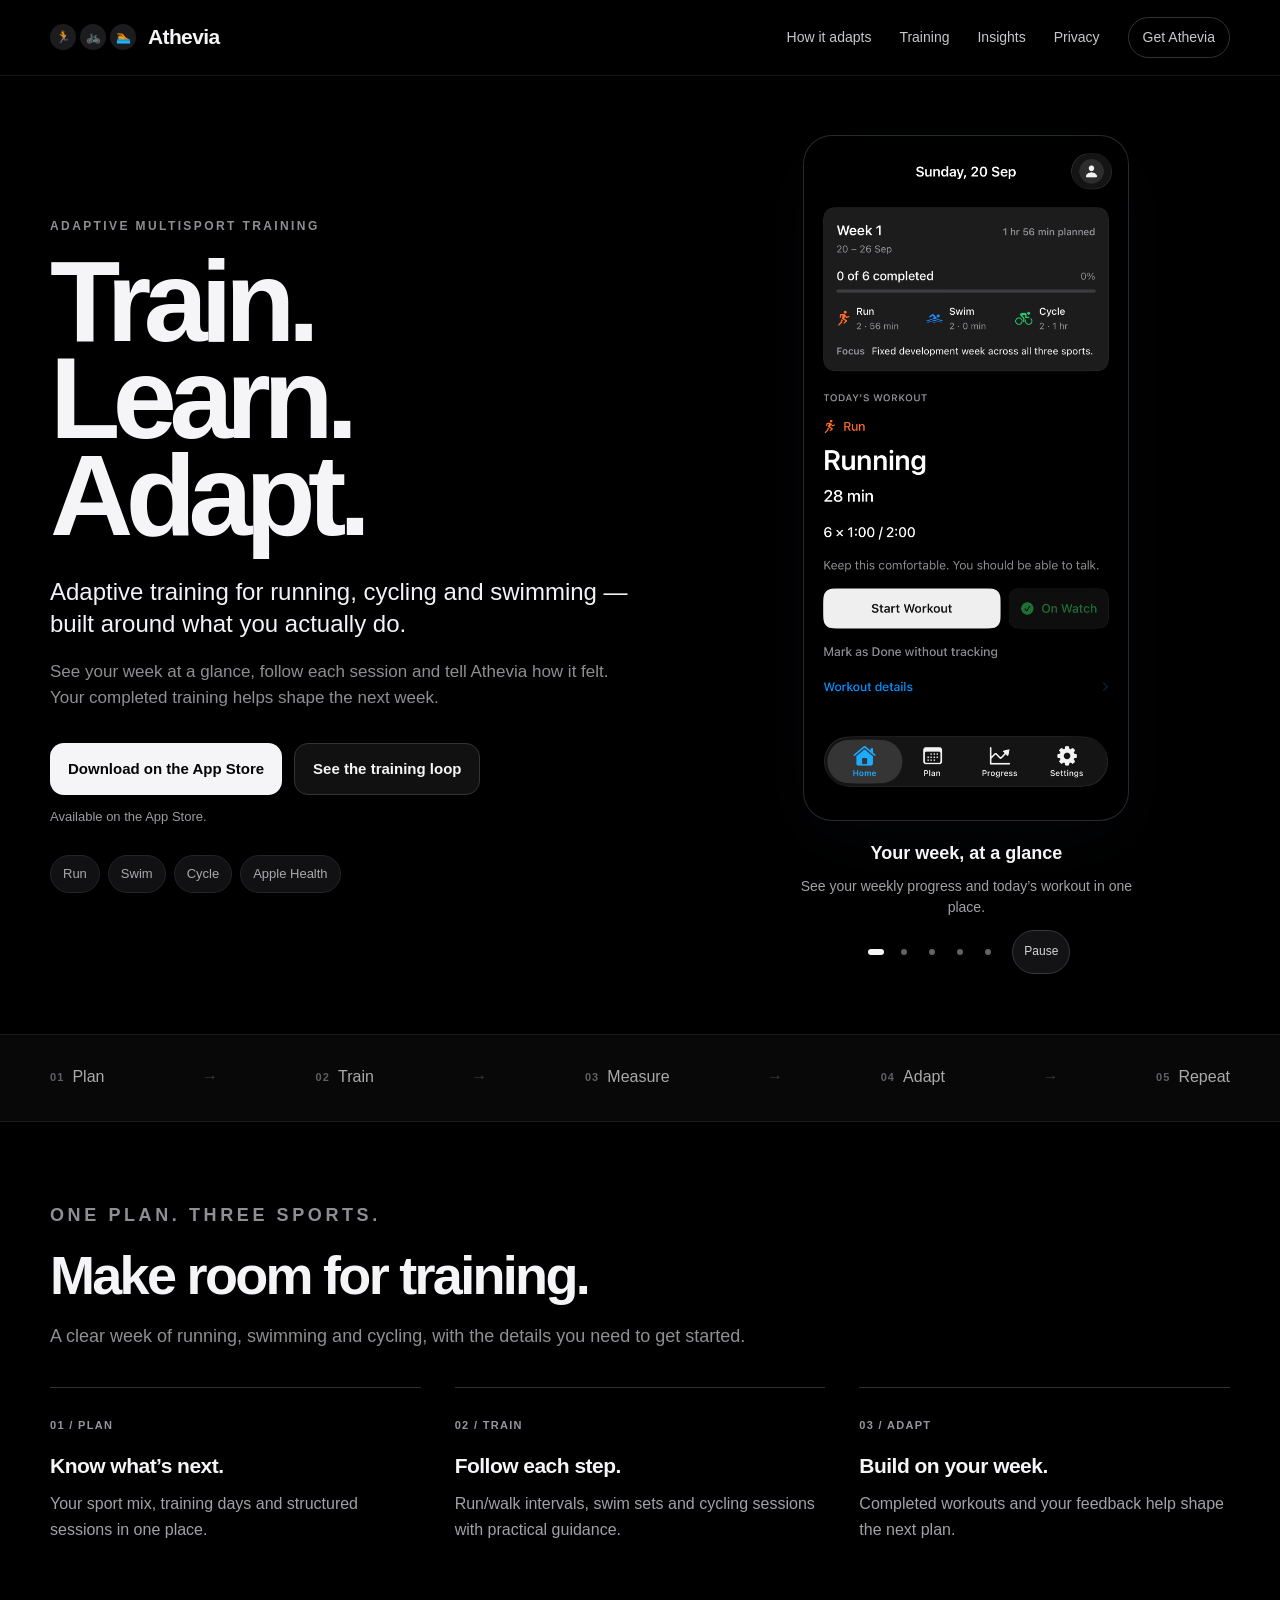
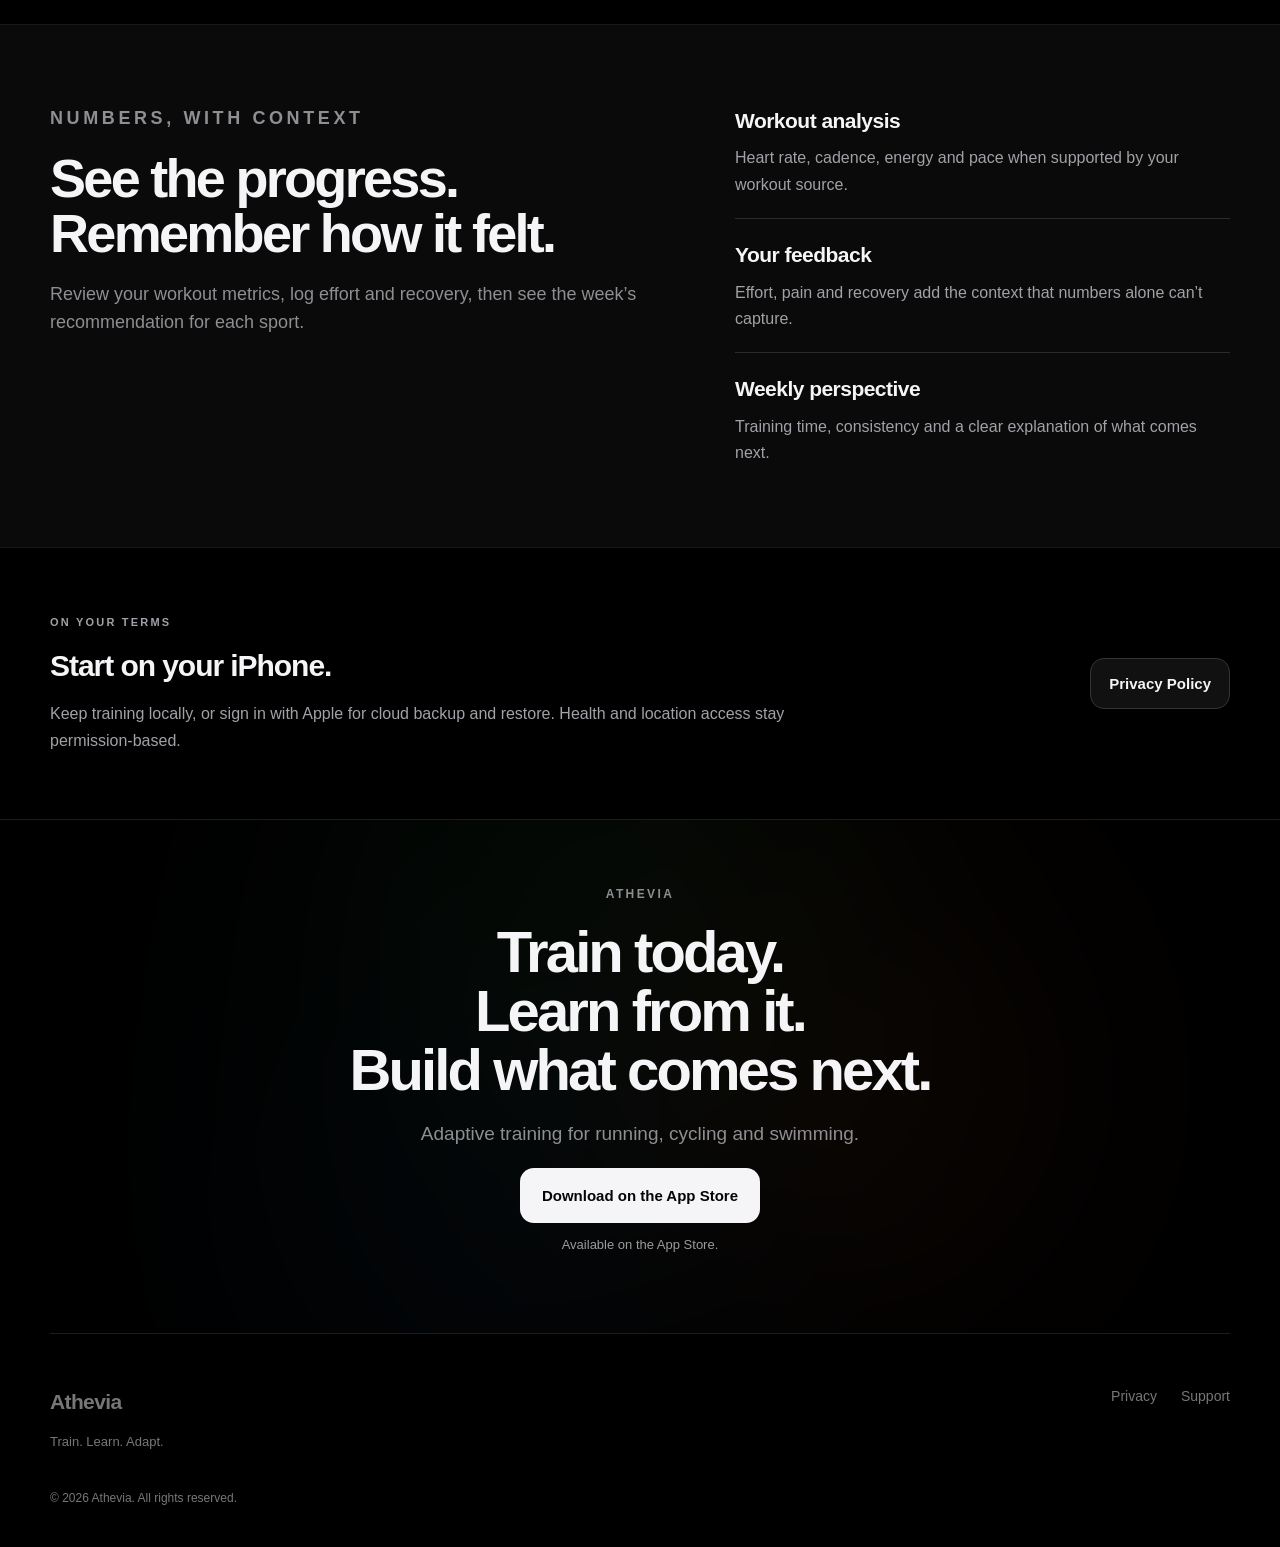
<file: index.html>
<!doctype html>
<html lang="en">
<head>
  <meta charset="utf-8">
  <meta name="viewport" content="width=device-width,initial-scale=1">
  <meta name="theme-color" content="#000000">
  <meta name="description" content="Athevia brings run, swim and cycle plans, workout analysis, effort and recovery feedback, and weekly progress together on iPhone.">
  <meta property="og:title" content="Athevia — Train. Learn. Adapt.">
  <meta property="og:description" content="Plan your week, follow structured workouts, log how they felt and review your progress across running, swimming and cycling.">
  <meta property="og:type" content="website">
  <title>Athevia — Adaptive Run, Swim &amp; Cycle Training</title>
  <link rel="icon" href="assets/favicon.svg" type="image/svg+xml">
  <link rel="stylesheet" href="assets/styles.css?v=20260920-autoplay">
</head>
<body>
<header class="site-header">
  <a class="brand" href="#top" aria-label="Athevia home">
    <span class="sport-mark" aria-hidden="true"><i>🏃</i><i>🚲</i><i>🏊</i></span>
    <span>Athevia</span>
  </a>
  <nav id="primary-navigation" aria-label="Primary">
    <a href="#loop">How it adapts</a>
    <a href="#training">Training</a>
    <a href="#insights">Insights</a>
    <a href="privacy/">Privacy</a>
    <a class="nav-cta js-download-link" data-live-label="Get Athevia" href="#download">Coming soon</a>
  </nav>
  <button class="menu-button" aria-label="Open navigation" aria-expanded="false" aria-controls="primary-navigation">☰</button>
</header>

<main id="top">
  <section class="hero shell">
    <div class="hero-copy reveal">
      <p class="eyebrow">ADAPTIVE MULTISPORT TRAINING</p>
      <h1>Train.<br>Learn.<br>Adapt.</h1>
      <p class="lead">Adaptive training for running, cycling and swimming — built around what you actually do.</p>
      <p class="supporting">See your week at a glance, follow each session and tell Athevia how it felt. Your completed training helps shape the next week.</p>
      <div class="actions">
        <a class="button primary js-download-link" data-live-label="Download on the App Store" href="#download">App Store release coming soon</a>
        <a class="button secondary" href="#loop">See the training loop</a>
      </div>
      <p class="store-note js-store-note">App Store release coming soon.</p>
      <div class="hero-chips"><span>Run</span><span>Swim</span><span>Cycle</span><span>Apple Health</span></div>
    </div>
    <section class="app-carousel" aria-label="Explore Athevia" aria-roledescription="carousel" tabindex="0">
      <div class="carousel-slides" id="app-slides">
        <figure class="carousel-slide" role="group" aria-roledescription="slide" aria-label="1 of 5: Your week, at a glance">
          <div class="screenshot-frame">
            <div class="screenshot-crop" style="--crop-top:-5.63204005%">
              <img src="assets/screenshots/home-start.png" width="1170" height="2532" alt="Weekly completion and today’s running workout" fetchpriority="high" decoding="async" draggable="false">
            </div>
          </div>
          <figcaption><b>Your week, at a glance</b><span>See your weekly progress and today’s workout in one place.</span></figcaption>
        </figure>
        <figure class="carousel-slide" role="group" aria-roledescription="slide" aria-label="2 of 5: Every session, clearly planned" hidden>
          <div class="screenshot-frame">
            <div class="screenshot-crop" style="--crop-top:-5.63204005%">
              <img src="assets/screenshots/swim-plan.png" width="1170" height="2532" alt="Swimming workout with warm-up, main sets and rest guidance" loading="lazy" decoding="async" draggable="false">
            </div>
          </div>
          <figcaption><b>Every session, clearly planned</b><span>Follow warm-ups, sets, rest periods and technique guidance.</span></figcaption>
        </figure>
        <figure class="carousel-slide" role="group" aria-roledescription="slide" aria-label="3 of 5: Look inside your workout" hidden>
          <div class="screenshot-frame">
            <div class="screenshot-crop" style="--crop-top:-5.63204005%">
              <img src="assets/screenshots/workout-analysis.png" width="1170" height="2532" alt="Completed run with heart rate, cadence, energy and pace charts" loading="lazy" decoding="async" draggable="false">
            </div>
          </div>
          <figcaption><b>Look inside your workout</b><span>Explore heart rate, cadence, energy and pace when available.</span></figcaption>
        </figure>
        <figure class="carousel-slide" role="group" aria-roledescription="slide" aria-label="4 of 5: See your progress" hidden>
          <div class="screenshot-frame">
            <div class="screenshot-crop" style="--crop-top:-5.63204005%">
              <img src="assets/screenshots/progress.png" width="1170" height="2532" alt="Four-week training totals, sport progress and a training trend chart" loading="lazy" decoding="async" draggable="false">
            </div>
          </div>
          <figcaption><b>See your progress</b><span>Review training time, consistency and progress across sports.</span></figcaption>
        </figure>
        <figure class="carousel-slide" role="group" aria-roledescription="slide" aria-label="5 of 5: Understand your next week" hidden>
          <div class="screenshot-frame">
            <div class="screenshot-crop" style="--crop-top:-5.63204005%">
              <img src="assets/screenshots/week-analysis.png" width="1170" height="2532" alt="Weekly analysis with completed sessions, effort and plan recommendations" loading="lazy" decoding="async" draggable="false">
            </div>
          </div>
          <figcaption><b>Understand your next week</b><span>Review each sport and the reasoning behind your plan.</span></figcaption>
        </figure>
      </div>
      <div class="carousel-controls" hidden>
        <div class="carousel-dots" role="group" aria-label="Choose a screenshot">
          <button type="button" class="carousel-dot" data-carousel-index="0" aria-label="Show your week, at a glance" aria-current="true"><span></span></button>
          <button type="button" class="carousel-dot" data-carousel-index="1" aria-label="Show every session, clearly planned" aria-current="false"><span></span></button>
          <button type="button" class="carousel-dot" data-carousel-index="2" aria-label="Show look inside your workout" aria-current="false"><span></span></button>
          <button type="button" class="carousel-dot" data-carousel-index="3" aria-label="Show see your progress" aria-current="false"><span></span></button>
          <button type="button" class="carousel-dot" data-carousel-index="4" aria-label="Show understand your next week" aria-current="false"><span></span></button>
        </div>
        <button class="carousel-playback" type="button" data-carousel-playback aria-label="Pause slideshow">Pause</button>
      </div>
      <p class="sr-only" data-carousel-status aria-live="polite" aria-atomic="true"></p>
    </section>
  </section>

  <section class="loop-strip" id="loop">
    <div class="shell loop-inner">
      <span><b>01</b> Plan</span><i>→</i><span><b>02</b> Train</span><i>→</i><span><b>03</b> Measure</span><i>→</i><span><b>04</b> Adapt</span><i>→</i><span><b>05</b> Repeat</span>
    </div>
  </section>


  <section class="shell section concise-section" id="training">
    <div class="section-heading">
      <p class="eyebrow">ONE PLAN. THREE SPORTS.</p>
      <h2>Make room for training.</h2>
      <p>A clear week of running, swimming and cycling, with the details you need to get started.</p>
    </div>
    <div class="benefit-grid">
      <article><span class="benefit-number">01 / PLAN</span><h3>Know what’s next.</h3><p>Your sport mix, training days and structured sessions in one place.</p></article>
      <article><span class="benefit-number">02 / TRAIN</span><h3>Follow each step.</h3><p>Run/walk intervals, swim sets and cycling sessions with practical guidance.</p></article>
      <article><span class="benefit-number">03 / ADAPT</span><h3>Build on your week.</h3><p>Completed workouts and your feedback help shape the next plan.</p></article>
    </div>
  </section>

  <section class="band" id="insights">
    <div class="shell section concise-section insight-copy">
      <div class="section-heading">
        <p class="eyebrow">NUMBERS, WITH CONTEXT</p>
        <h2>See the progress.<br>Remember how it felt.</h2>
        <p>Review your workout metrics, log effort and recovery, then see the week’s recommendation for each sport.</p>
      </div>
      <div class="insight-details">
        <article><h3>Workout analysis</h3><p>Heart rate, cadence, energy and pace when supported by your workout source.</p></article>
        <article><h3>Your feedback</h3><p>Effort, pain and recovery add the context that numbers alone can’t capture.</p></article>
        <article><h3>Weekly perspective</h3><p>Training time, consistency and a clear explanation of what comes next.</p></article>
      </div>
    </div>
  </section>

  <section class="shell compact-privacy">
    <div><p class="eyebrow">ON YOUR TERMS</p><h2>Start on your iPhone.</h2><p>Keep training locally, or sign in with Apple for cloud backup and restore. Health and location access stay permission-based.</p></div>
    <a class="button secondary" href="privacy/">Privacy Policy</a>
  </section>

  <section class="cta" id="download">
    <div class="cta-glow"></div>
    <div class="cta-inner reveal">
      <p class="eyebrow">ATHEVIA</p>
      <h2>Train today.<br>Learn from it.<br>Build what comes next.</h2>
      <p>Adaptive training for running, cycling and swimming.</p>
      <a class="button primary large js-download-link" data-live-label="Download on the App Store" href="support/">Visit support</a>
      <p class="store-note js-store-note">App Store release coming soon.</p>
    </div>
  </section>
</main>

<footer class="site-footer shell">
  <div><a class="brand" href="#top"><span>Athevia</span></a><p>Train. Learn. Adapt.</p></div>
  <div class="footer-links"><a href="privacy/">Privacy</a><a href="support/">Support</a></div>
  <small>© <span id="year"></span> Athevia. All rights reserved.</small>
</footer>
<script src="assets/site.js?v=20261001-appstore"></script>
</body>
</html>
</file>
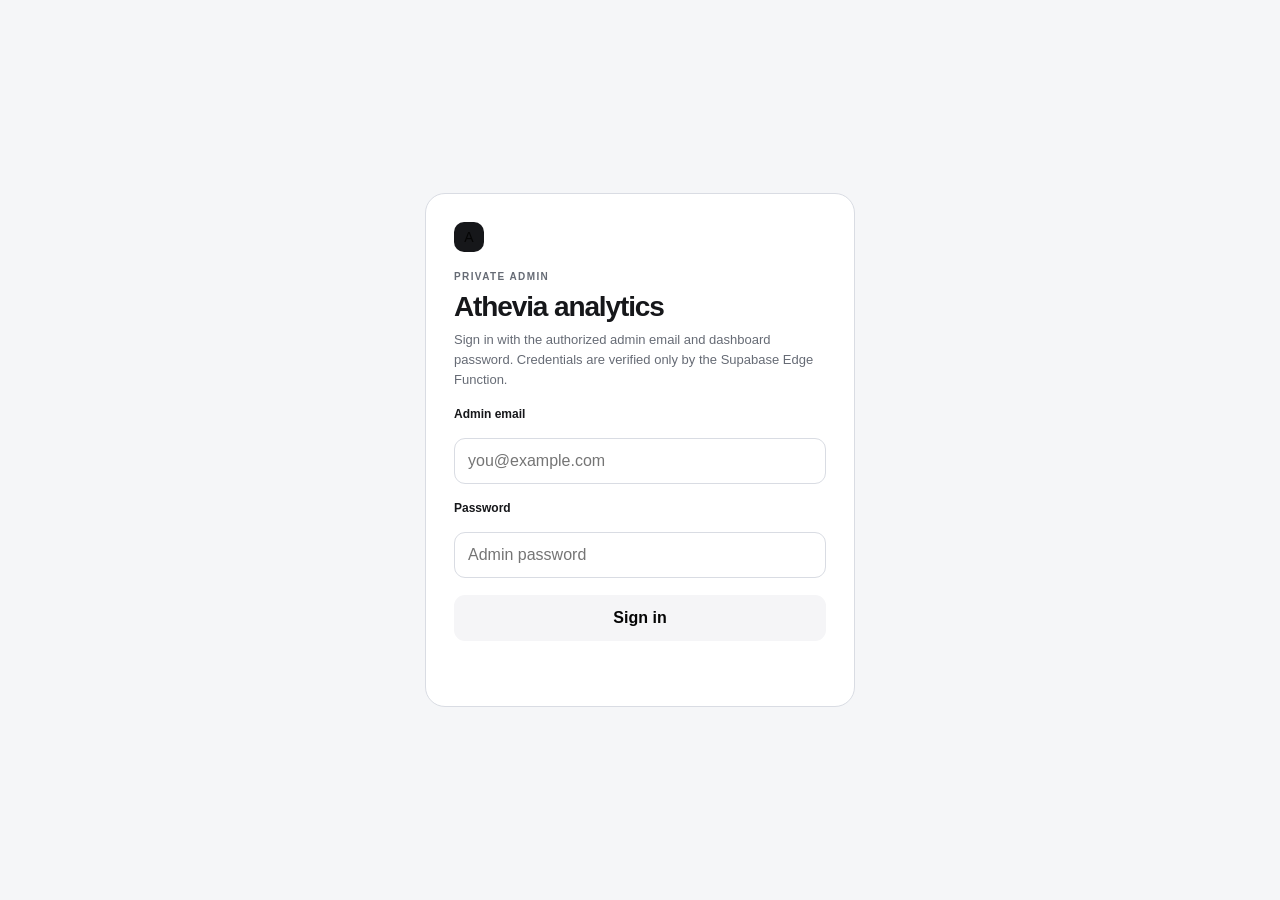
<file: dashboard/index.html>
<!doctype html>
<html lang="en">
<head>
  <meta charset="utf-8">
  <meta name="viewport" content="width=device-width,initial-scale=1">
  <meta name="theme-color" content="#070708">
  <meta name="robots" content="noindex,nofollow">
  <meta name="description" content="Internal Athevia product analytics dashboard.">
  <title>Athevia Analytics</title>
  <link rel="icon" href="../assets/favicon.svg" type="image/svg+xml">
  <link rel="stylesheet" href="../assets/dashboard.css?v=20261012-split-theme">
</head>
<body class="dashboard-body">
<section class="auth-gate" id="auth-gate">
  <form class="auth-card" id="admin-signin-form">
    <span class="dashboard-brand-mark">A</span>
    <div>
      <p class="eyebrow">PRIVATE ADMIN</p>
      <h1>Athevia analytics</h1>
      <p>Sign in with the authorized admin email and dashboard password. Credentials are verified only by the Supabase Edge Function.</p>
    </div>
    <label for="admin-email">Admin email</label>
    <input id="admin-email" name="email" type="email" autocomplete="username" required placeholder="you@example.com">
    <label for="admin-password">Password</label>
    <input id="admin-password" name="password" type="password" autocomplete="current-password" required placeholder="Admin password">
    <button type="submit" class="auth-primary" id="admin-signin-button">Sign in</button>
    <p class="auth-status" id="auth-status" aria-live="polite"></p>
  </form>
</section>

<div class="dashboard-shell" data-dashboard-root hidden>
  <aside class="dashboard-sidebar">
    <a class="dashboard-brand" href="../" aria-label="Athevia website">
      <span class="dashboard-brand-mark">A</span>
      <span>Athevia<small>Product analytics</small></span>
    </a>

    <nav class="dashboard-nav" aria-label="Analytics sections">
      <button type="button" data-nav="overview" aria-current="page"><span class="nav-icon">⌁</span>Overview</button>
      <button type="button" data-nav="users" aria-current="false"><span class="nav-icon">◎</span>Users</button>
      <button type="button" data-nav="journey" aria-current="false"><span class="nav-icon">↗</span>Training journey</button>
      <button type="button" data-nav="plans" aria-current="false"><span class="nav-icon">◇</span>Plan intelligence</button>
      <button type="button" data-nav="operations" aria-current="false"><span class="nav-icon">⌚</span>Watch &amp; imports</button>
      <button type="button" data-nav="events" aria-current="false"><span class="nav-icon">≡</span>Event stream</button>
      <button type="button" data-nav="setup" aria-current="false"><span class="nav-icon">⚙</span>Data connection</button>
    </nav>

    <div class="dashboard-sidebar-footer">
      <div class="status-pill"><span class="status-dot"></span><span data-source-label>Demo data</span></div>
      <p>Private admin surface. Real analytics must be served only after authenticated access is added.</p>
    </div>
  </aside>

  <main class="dashboard-main">
    <header class="dashboard-topbar">
      <div class="dashboard-title">
        <h1 id="view-title">Product overview</h1>
        <p id="view-subtitle">Monitor engagement, activation and recent product activity.</p>
      </div>
      <div class="dashboard-actions">
        <select class="dashboard-select" id="environment-select" aria-label="Environment">
          <option value="production">Production</option>
          <option value="testflight">TestFlight</option>
          <option value="development">Development</option>
        </select>
        <select class="dashboard-select" id="range-select" aria-label="Date range">
          <option value="24h">Last 24 hours</option>
          <option value="7d" selected>Last 7 days</option>
          <option value="30d">Last 30 days</option>
          <option value="90d">Last 90 days</option>
        </select>
        <button class="dashboard-select theme-toggle" type="button" id="theme-toggle" aria-label="Switch color theme">☀ Light</button>
        <button class="dashboard-select" type="button" id="refresh-dashboard">Refresh</button>
        <button class="dashboard-select" type="button" id="dashboard-signout">Sign out</button>
      </div>
    </header>

    <div class="demo-banner" id="demo-banner" hidden>
      <span data-demo-message></span>
      <span>Secure Supabase analytics</span>
    </div>

    <section class="dashboard-view" data-view="overview">
      <div class="metric-grid" id="metric-grid"></div>

      <div class="dashboard-grid">
        <article class="dashboard-panel">
          <div class="panel-head">
            <div><h2>Active users</h2><p>Daily product activity across the selected period.</p></div>
            <span class="tiny-pill">14-day trend</span>
          </div>
          <div class="chart-wrap" id="activity-chart"></div>
        </article>

        <article class="dashboard-panel">
          <div class="panel-head">
            <div><h2>Onboarding activation</h2><p>Users progressing from setup to first workout.</p></div>
          </div>
          <div class="funnel" id="onboarding-funnel"></div>
        </article>
      </div>

      <div class="dashboard-grid">
        <article class="dashboard-panel">
          <div class="panel-head">
            <div><h2>Recent product activity</h2><p>High-signal actions from the event stream.</p></div>
          </div>
          <div class="activity-list" id="recent-activity"></div>
        </article>

        <article class="dashboard-panel">
          <div class="panel-head">
            <div><h2>Workout mix</h2><p>Completed workouts by sport.</p></div>
          </div>
          <div class="breakdown" id="sport-breakdown"></div>
          <div class="legend-row" style="margin-top:20px">
            <span><i class="legend-dot" style="background:#F7B538"></i>Run</span>
            <span><i class="legend-dot" style="background:#29C76B"></i>Cycle</span>
            <span><i class="legend-dot" style="background:#218CFF"></i>Swim</span>
          </div>
        </article>
      </div>
    </section>

    <section class="dashboard-view" data-view="users" hidden>
      <div class="section-intro">
        <h2>Athlete plans & completion</h2>
        <p>Select any athlete to inspect their current and historical weekly plans, prescribed workouts and completion state.</p>
      </div>
      <div class="table-wrap">
        <table class="dashboard-table">
          <thead><tr><th>User</th><th>Last seen</th><th>Sessions</th><th>Completed</th><th>Plan weeks</th><th>Plan completion</th><th>Status</th></tr></thead>
          <tbody id="users-table-body"></tbody>
        </table>
      </div>
    </section>

    <section class="dashboard-view" data-view="journey" hidden>
      <div class="section-intro">
        <h2>Training journey funnel</h2>
        <p>Measure whether generated training turns into completed weeks instead of only app opens.</p>
      </div>
      <div class="table-wrap">
        <table class="dashboard-table">
          <thead><tr><th>Stage</th><th>Users</th><th>Relative volume</th><th>Conversion</th></tr></thead>
          <tbody id="journey-table-body"></tbody>
        </table>
      </div>
    </section>

    <section class="dashboard-view" data-view="plans" hidden>
      <div class="two-column">
        <article class="dashboard-panel">
          <div class="panel-head">
            <div><h2>Why plans change</h2><p>Profile and schedule changes that rebuilt future training.</p></div>
          </div>
          <div id="plan-change-list"></div>
        </article>
        <article class="dashboard-panel">
          <div class="panel-head">
            <div><h2>Plan observability</h2><p>Recommended semantic events for the deterministic engine.</p></div>
          </div>
          <div class="activity-list">
            <div class="activity-item"><div class="activity-icon">1</div><div class="activity-copy"><b>profile_updated</b><span>What athlete-facing configuration changed.</span></div></div>
            <div class="activity-item"><div class="activity-icon">2</div><div class="activity-copy"><b>plan_regenerated</b><span>Why the engine rebuilt the unresolved future plan.</span></div></div>
            <div class="activity-item"><div class="activity-icon">3</div><div class="activity-copy"><b>workout_prescription_changed</b><span>Which planned workouts materially changed.</span></div></div>
            <div class="activity-item"><div class="activity-icon">4</div><div class="activity-copy"><b>plan_update_explanation_viewed</b><span>Whether the athlete noticed the explanation.</span></div></div>
          </div>
        </article>
      </div>
    </section>

    <section class="dashboard-view" data-view="operations" hidden>
      <div class="two-column">
        <article class="dashboard-panel">
          <div class="panel-head">
            <div><h2>Apple Watch funnel</h2><p>From scheduling request through sync and plan matching.</p></div>
          </div>
          <div class="funnel" id="watch-funnel"></div>
        </article>
        <article class="dashboard-panel">
          <div class="panel-head">
            <div><h2>HealthKit import funnel</h2><p>Import discovery, persistence and plan matching.</p></div>
          </div>
          <div class="funnel" id="import-funnel"></div>
        </article>
      </div>
    </section>

    <section class="dashboard-view" data-view="events" hidden>
      <div class="section-intro">
        <h2>Semantic event stream</h2>
        <p>Designed for debugging product behavior without copying health data into analytics.</p>
      </div>
      <div class="filter-row">
        <div id="event-filters">
          <button class="filter-button" type="button" data-event-filter="all" aria-pressed="true">All</button>
          <button class="filter-button" type="button" data-event-filter="success" aria-pressed="false">Success</button>
          <button class="filter-button" type="button" data-event-filter="fail" aria-pressed="false">Failures</button>
          <button class="filter-button" type="button" data-event-filter="info" aria-pressed="false">State changes</button>
        </div>
        <input class="dashboard-search" id="event-search" type="search" placeholder="Search event, user or context" aria-label="Search events">
      </div>
      <div class="table-wrap">
        <table class="dashboard-table">
          <thead><tr><th>Time</th><th>Event</th><th>User</th><th>Context</th><th>Outcome</th></tr></thead>
          <tbody id="events-table-body"></tbody>
        </table>
      </div>
    </section>

    <section class="dashboard-view" data-view="setup" hidden>
      <div class="section-intro">
        <h2>Live analytics connection</h2>
        <p>This dashboard uses a server-verified admin password and a short-lived opaque Edge Function session. Normal athlete authentication is separate.</p>
      </div>
      <div class="two-column">
        <article class="dashboard-panel provider-card">
          <div>
            <h2 style="margin:0 0 6px;font-size:15px">Dashboard data provider</h2>
            <p class="muted" style="margin:0">The UI expects one provider method and does not depend on PostHog.</p>
          </div>
          <span class="badge success">Connected</span>
          <code>Admin login Edge Function → opaque admin session → analytics-dashboard → private analytics/read models</code>
        </article>
        <article class="dashboard-panel">
          <div class="panel-head">
            <div><h2>Backend requirements</h2><p>Do these before production data is exposed.</p></div>
          </div>
          <div class="activity-list">
            <div class="activity-item"><div class="activity-icon">✓</div><div class="activity-copy"><b>Authenticated admin session</b><span>The Edge Function verifies the admin password and issues a short-lived opaque session token.</span></div></div>
            <div class="activity-item"><div class="activity-icon">✓</div><div class="activity-copy"><b>Explicit admin allowlist</b><span>Normal athlete accounts receive no dashboard access.</span></div></div>
            <div class="activity-item"><div class="activity-icon">✓</div><div class="activity-copy"><b>Private semantic event stream</b><span>App events are ingested server-side with the user derived from the verified JWT.</span></div></div>
            <div class="activity-item"><div class="activity-icon">✓</div><div class="activity-copy"><b>Training plan drill-down</b><span>Latest cloud backups provide plans, steps, status and recorded completion without exposing GPS routes.</span></div></div>
          </div>
        </article>
      </div>
    </section>
  </main>
  <section class="user-drawer" id="user-detail" hidden aria-label="Athlete training plan">
    <div class="user-drawer-head">
      <div>
        <p class="eyebrow">ATHLETE DETAIL</p>
        <h2 id="user-detail-title">Training plan</h2>
        <p id="user-detail-subtitle"></p>
      </div>
      <button type="button" class="drawer-close" id="user-detail-close" aria-label="Back to users">← Back to users</button>
    </div>
    <div id="user-detail-content"></div>
  </section>
</div>
<script src="../assets/dashboard-provider.js?v=20261012-split-theme"></script>
<script src="../assets/dashboard.js?v=20261012-athlete-render-fix"></script>
</body>
</html>
</file>
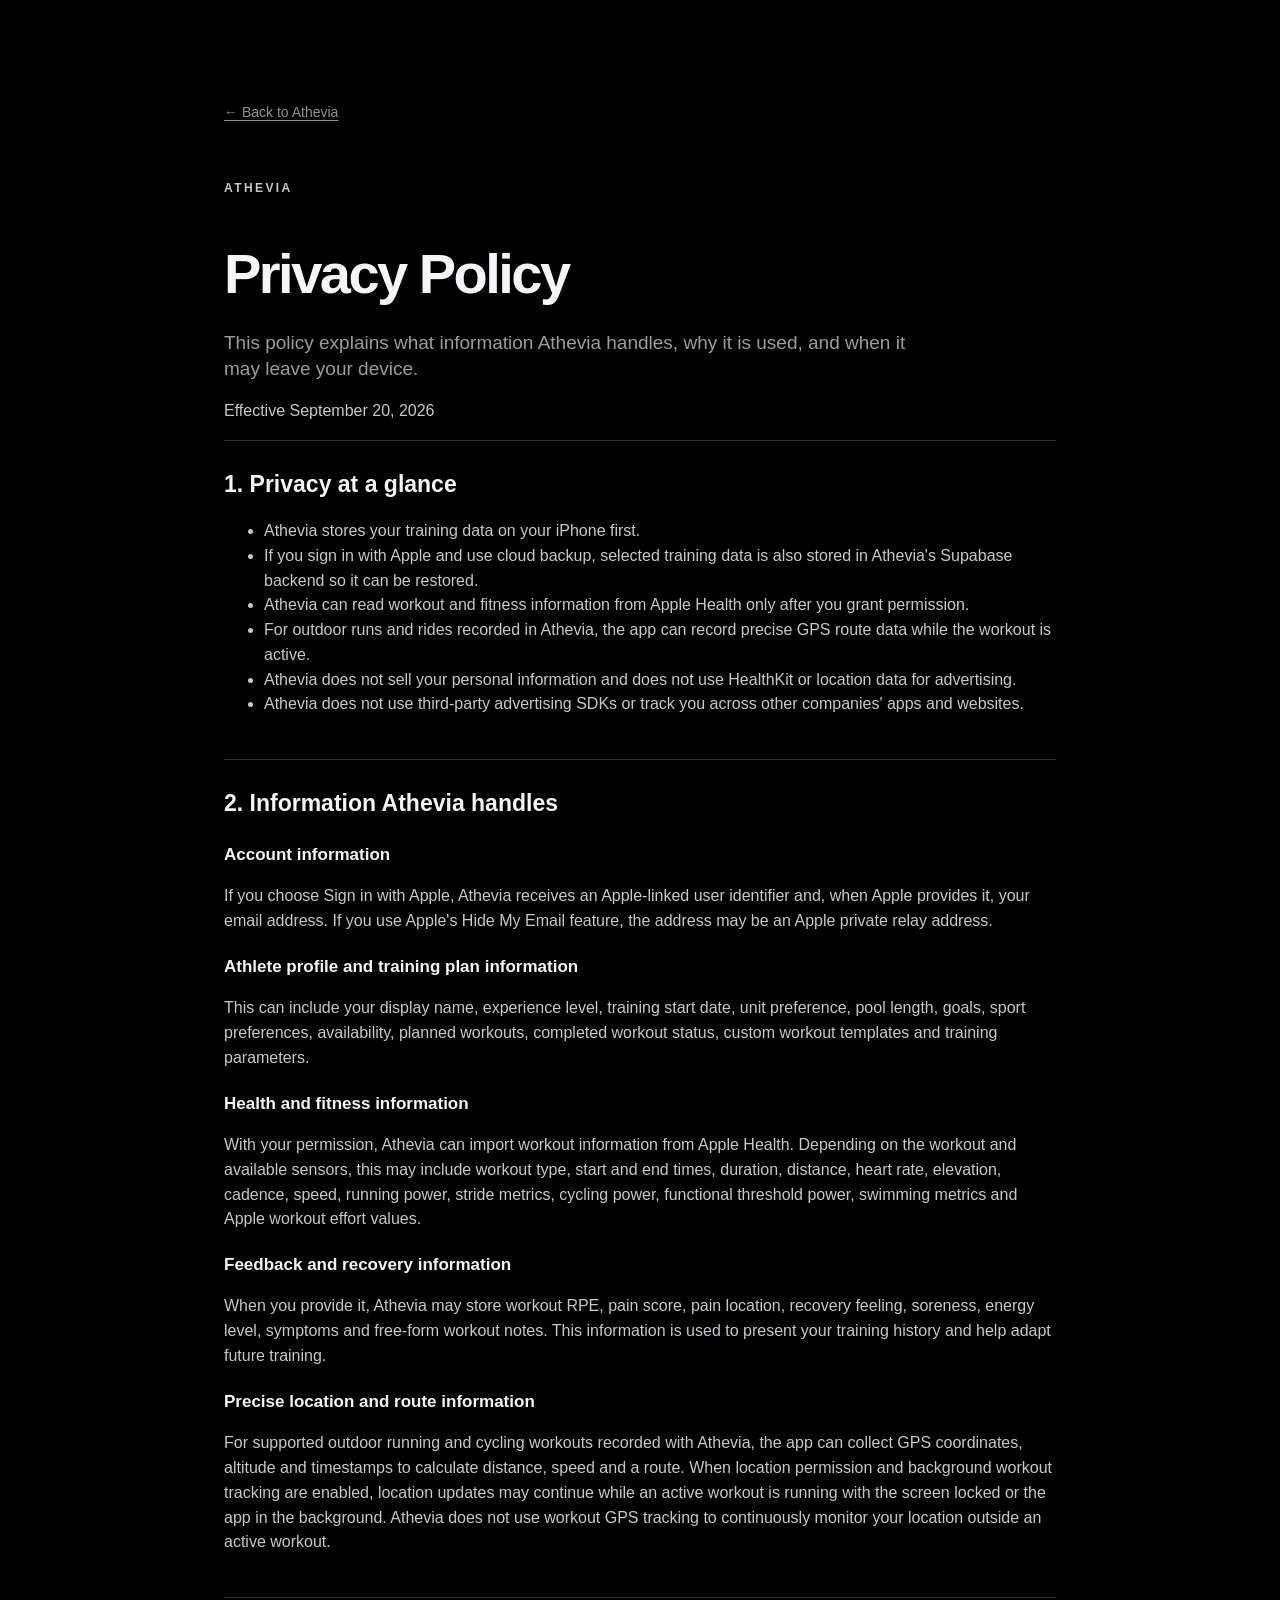
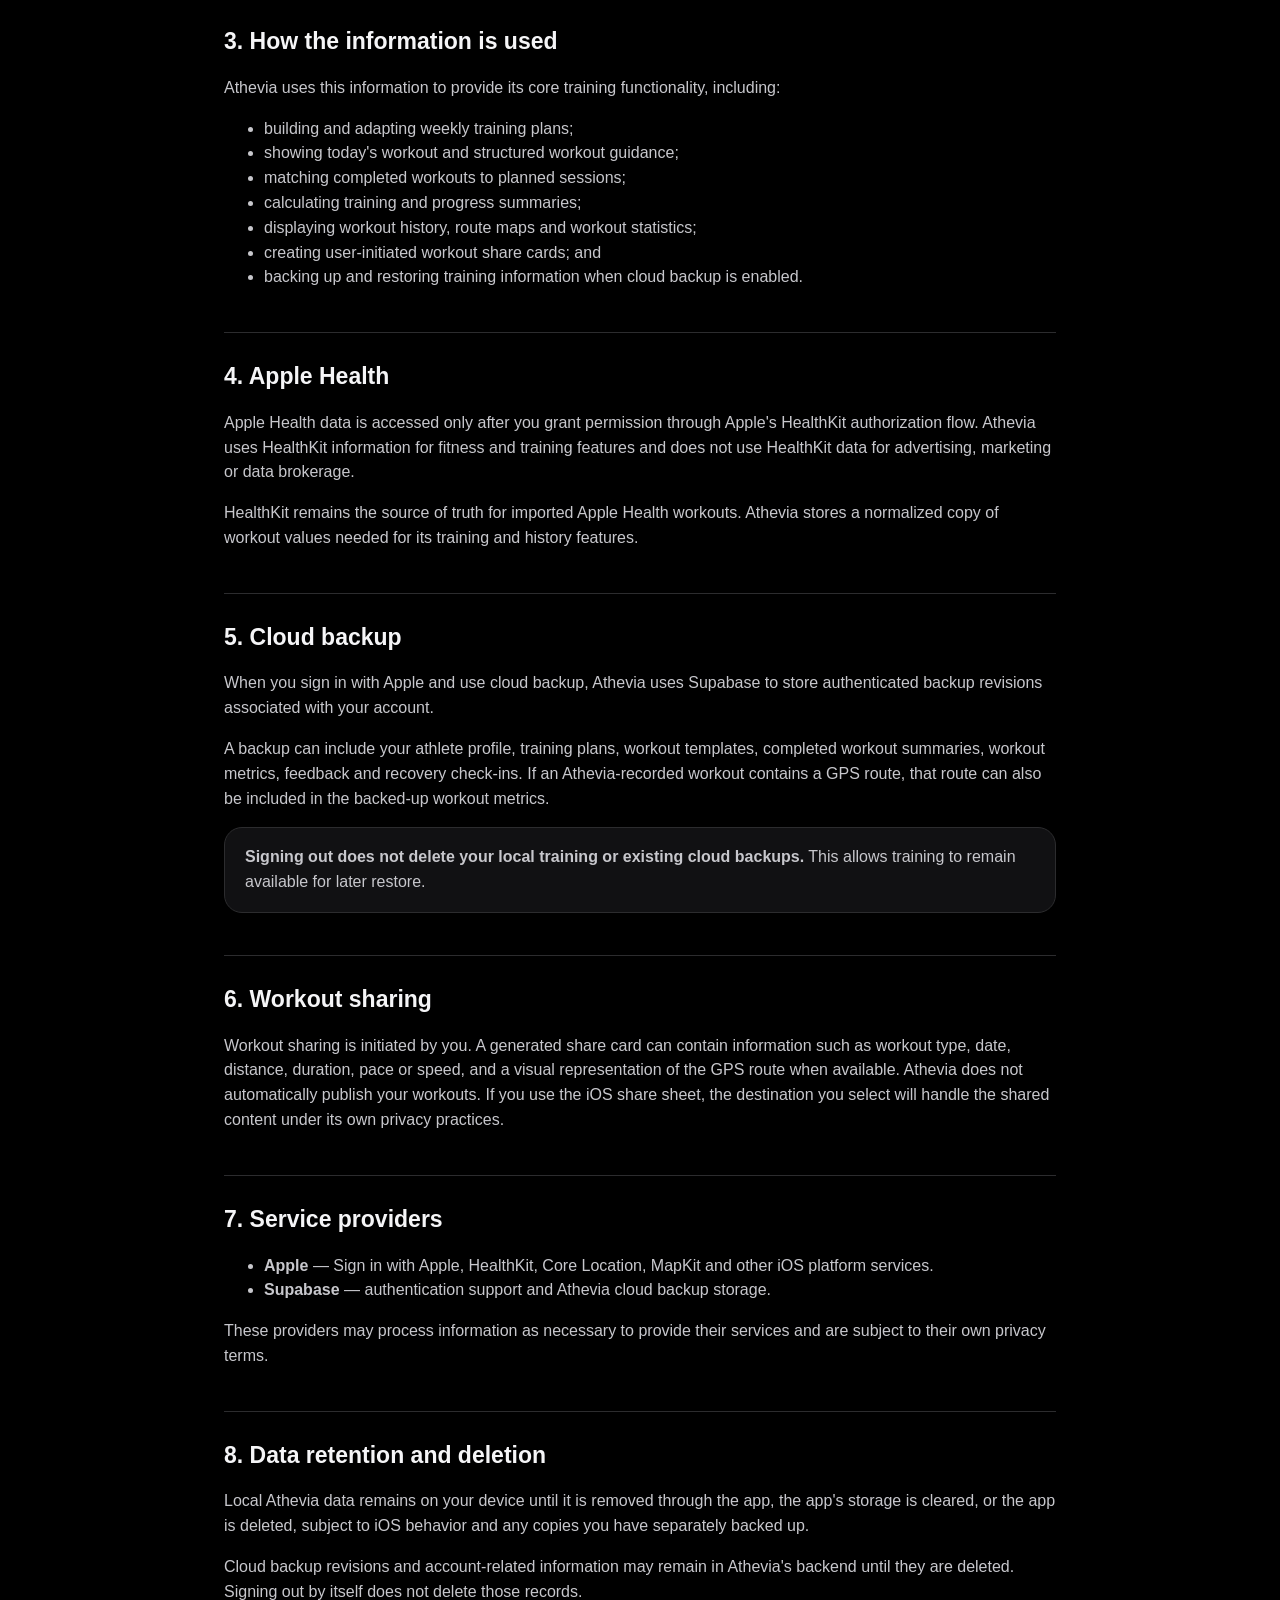
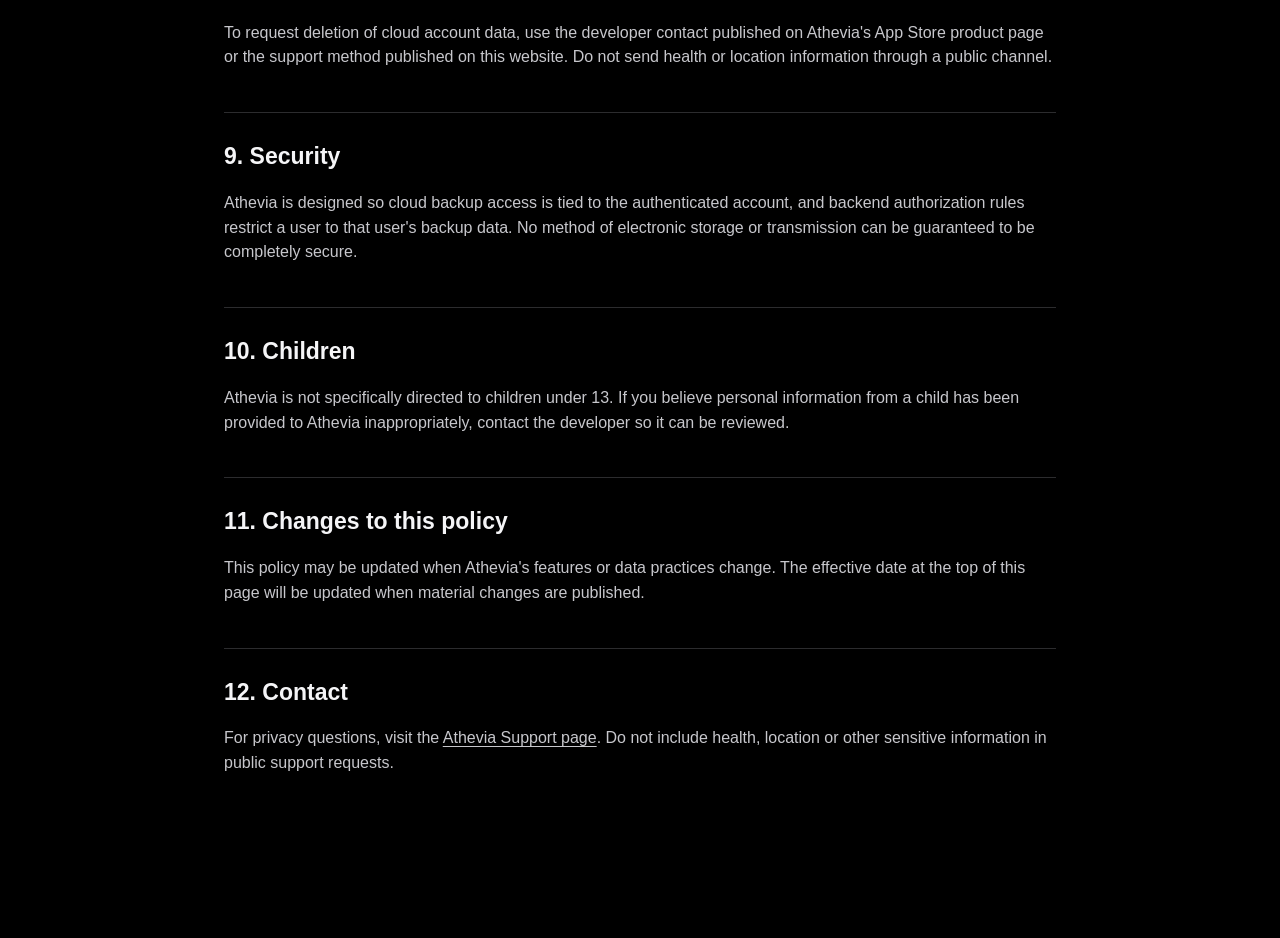
<file: privacy/index.html>
<!doctype html>
<html lang="en">
<head>
  <meta charset="utf-8"><meta name="viewport" content="width=device-width,initial-scale=1"><meta name="theme-color" content="#07090c">
  <meta name="description" content="Athevia Privacy Policy"><title>Privacy Policy — Athevia</title>
  <link rel="icon" href="../assets/favicon.svg" type="image/svg+xml"><link rel="stylesheet" href="../assets/styles.css">
</head>
<body><main class="legal-page">
  <a class="back" href="../">← Back to Athevia</a>
  <p class="eyebrow" style="margin-top:54px">ATHEVIA</p><h1>Privacy Policy</h1>
  <p class="lead">This policy explains what information Athevia handles, why it is used, and when it may leave your device.</p>
  <p class="availability-note">Effective September 20, 2026</p>

  <section><h2>1. Privacy at a glance</h2><ul>
    <li>Athevia stores your training data on your iPhone first.</li>
    <li>If you sign in with Apple and use cloud backup, selected training data is also stored in Athevia's Supabase backend so it can be restored.</li>
    <li>Athevia can read workout and fitness information from Apple Health only after you grant permission.</li>
    <li>For outdoor runs and rides recorded in Athevia, the app can record precise GPS route data while the workout is active.</li>
    <li>Athevia does not sell your personal information and does not use HealthKit or location data for advertising.</li>
    <li>Athevia does not use third-party advertising SDKs or track you across other companies' apps and websites.</li>
  </ul></section>

  <section><h2>2. Information Athevia handles</h2>
    <h3>Account information</h3><p>If you choose Sign in with Apple, Athevia receives an Apple-linked user identifier and, when Apple provides it, your email address. If you use Apple's Hide My Email feature, the address may be an Apple private relay address.</p>
    <h3>Athlete profile and training plan information</h3><p>This can include your display name, experience level, training start date, unit preference, pool length, goals, sport preferences, availability, planned workouts, completed workout status, custom workout templates and training parameters.</p>
    <h3>Health and fitness information</h3><p>With your permission, Athevia can import workout information from Apple Health. Depending on the workout and available sensors, this may include workout type, start and end times, duration, distance, heart rate, elevation, cadence, speed, running power, stride metrics, cycling power, functional threshold power, swimming metrics and Apple workout effort values.</p>
    <h3>Feedback and recovery information</h3><p>When you provide it, Athevia may store workout RPE, pain score, pain location, recovery feeling, soreness, energy level, symptoms and free-form workout notes. This information is used to present your training history and help adapt future training.</p>
    <h3>Precise location and route information</h3><p>For supported outdoor running and cycling workouts recorded with Athevia, the app can collect GPS coordinates, altitude and timestamps to calculate distance, speed and a route. When location permission and background workout tracking are enabled, location updates may continue while an active workout is running with the screen locked or the app in the background. Athevia does not use workout GPS tracking to continuously monitor your location outside an active workout.</p>
  </section>

  <section><h2>3. How the information is used</h2><p>Athevia uses this information to provide its core training functionality, including:</p><ul>
    <li>building and adapting weekly training plans;</li><li>showing today's workout and structured workout guidance;</li><li>matching completed workouts to planned sessions;</li><li>calculating training and progress summaries;</li><li>displaying workout history, route maps and workout statistics;</li><li>creating user-initiated workout share cards; and</li><li>backing up and restoring training information when cloud backup is enabled.</li>
  </ul></section>

  <section><h2>4. Apple Health</h2><p>Apple Health data is accessed only after you grant permission through Apple's HealthKit authorization flow. Athevia uses HealthKit information for fitness and training features and does not use HealthKit data for advertising, marketing or data brokerage.</p><p>HealthKit remains the source of truth for imported Apple Health workouts. Athevia stores a normalized copy of workout values needed for its training and history features.</p></section>

  <section><h2>5. Cloud backup</h2><p>When you sign in with Apple and use cloud backup, Athevia uses Supabase to store authenticated backup revisions associated with your account.</p><p>A backup can include your athlete profile, training plans, workout templates, completed workout summaries, workout metrics, feedback and recovery check-ins. If an Athevia-recorded workout contains a GPS route, that route can also be included in the backed-up workout metrics.</p><p class="notice"><strong>Signing out does not delete your local training or existing cloud backups.</strong> This allows training to remain available for later restore.</p></section>

  <section><h2>6. Workout sharing</h2><p>Workout sharing is initiated by you. A generated share card can contain information such as workout type, date, distance, duration, pace or speed, and a visual representation of the GPS route when available. Athevia does not automatically publish your workouts. If you use the iOS share sheet, the destination you select will handle the shared content under its own privacy practices.</p></section>

  <section><h2>7. Service providers</h2><ul><li><strong>Apple</strong> — Sign in with Apple, HealthKit, Core Location, MapKit and other iOS platform services.</li><li><strong>Supabase</strong> — authentication support and Athevia cloud backup storage.</li></ul><p>These providers may process information as necessary to provide their services and are subject to their own privacy terms.</p></section>

  <section><h2>8. Data retention and deletion</h2><p>Local Athevia data remains on your device until it is removed through the app, the app's storage is cleared, or the app is deleted, subject to iOS behavior and any copies you have separately backed up.</p><p>Cloud backup revisions and account-related information may remain in Athevia's backend until they are deleted. Signing out by itself does not delete those records.</p><p>To request deletion of cloud account data, use the developer contact published on Athevia's App Store product page or the support method published on this website. Do not send health or location information through a public channel.</p></section>

  <section><h2>9. Security</h2><p>Athevia is designed so cloud backup access is tied to the authenticated account, and backend authorization rules restrict a user to that user's backup data. No method of electronic storage or transmission can be guaranteed to be completely secure.</p></section>
  <section><h2>10. Children</h2><p>Athevia is not specifically directed to children under 13. If you believe personal information from a child has been provided to Athevia inappropriately, contact the developer so it can be reviewed.</p></section>
  <section><h2>11. Changes to this policy</h2><p>This policy may be updated when Athevia's features or data practices change. The effective date at the top of this page will be updated when material changes are published.</p></section>
  <section><h2>12. Contact</h2><p>For privacy questions, visit the <a href="../support/">Athevia Support page</a>. Do not include health, location or other sensitive information in public support requests.</p></section>
</main></body></html>
</file>
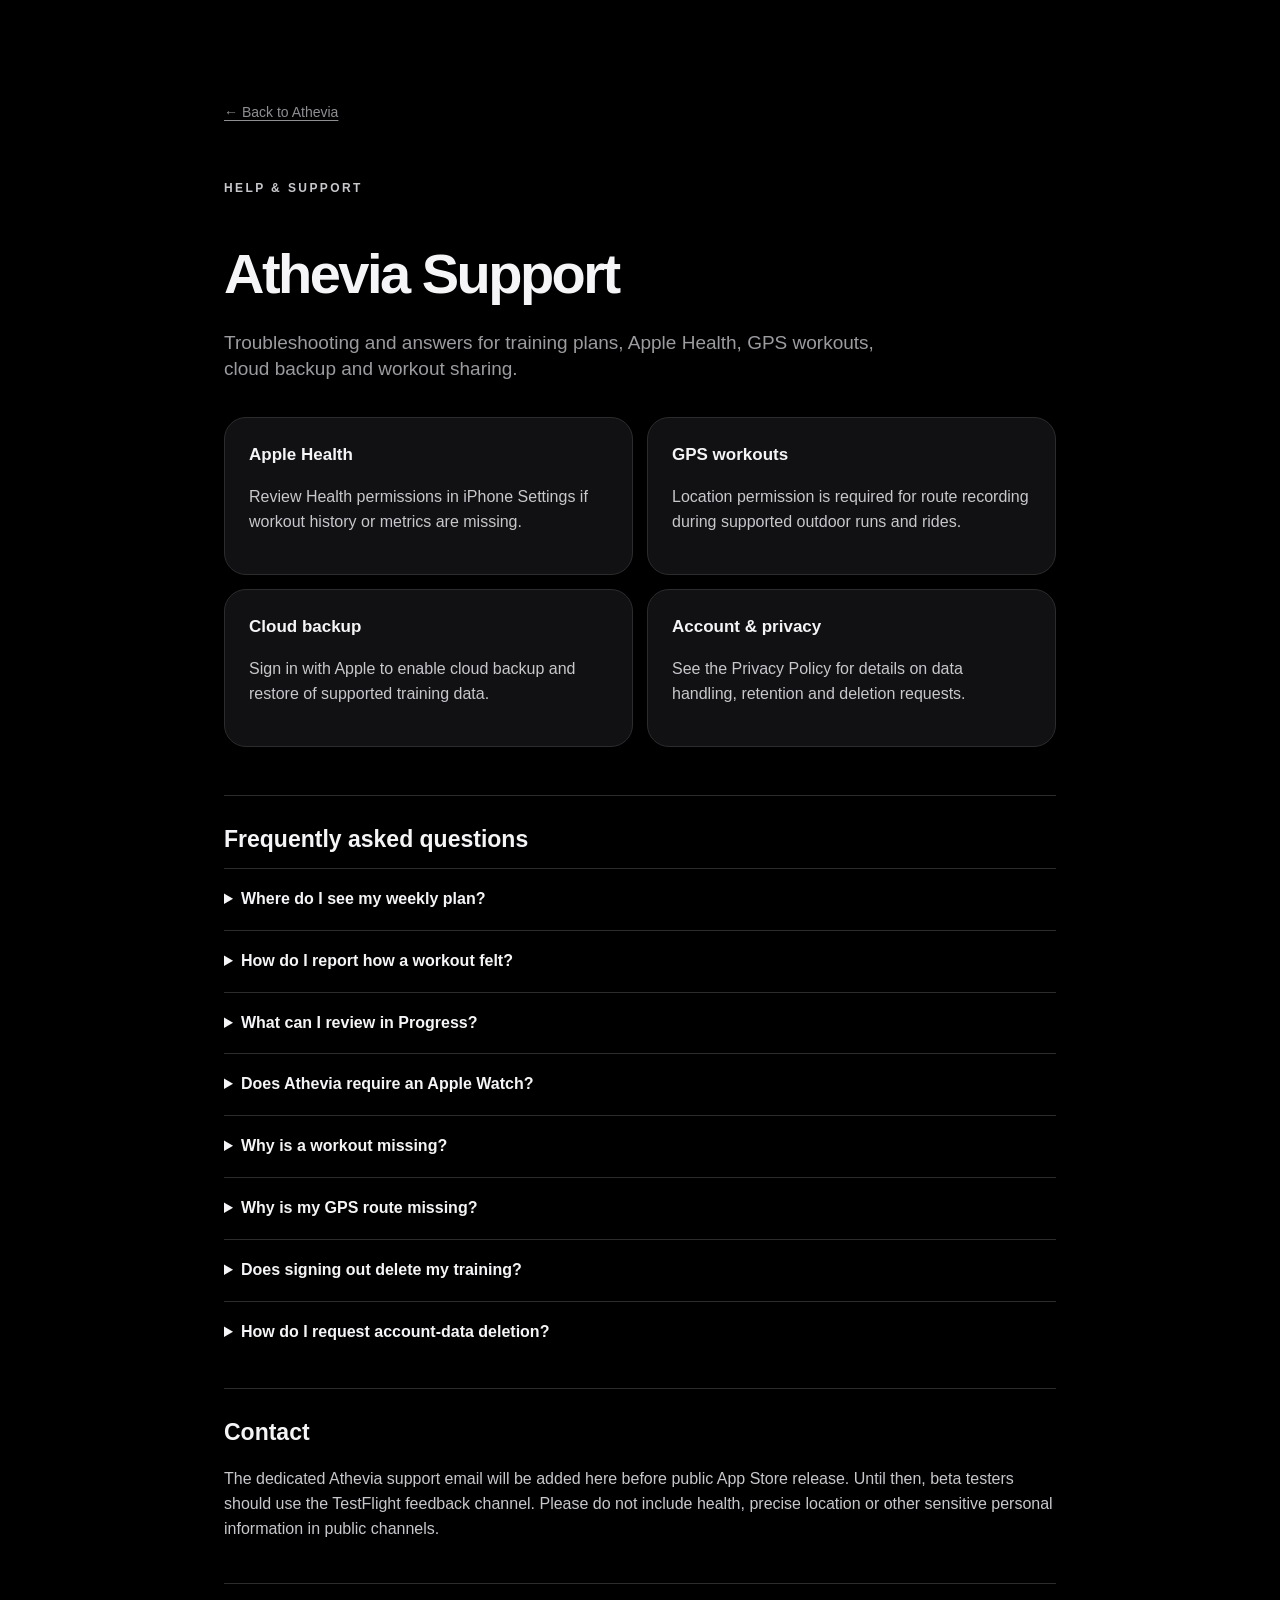
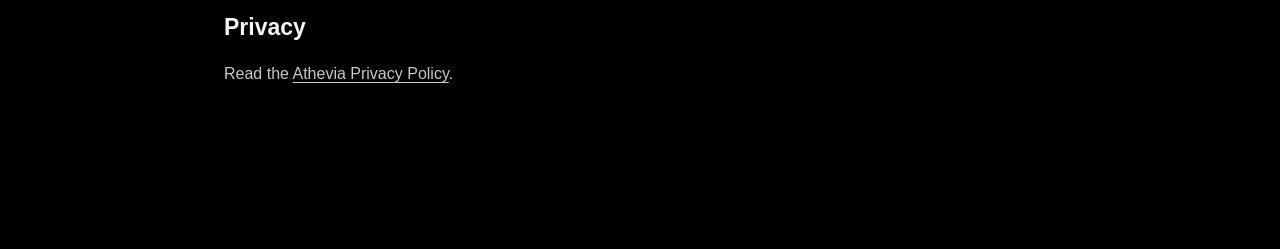
<file: support/index.html>
<!doctype html>
<html lang="en">
<head>
  <meta charset="utf-8"><meta name="viewport" content="width=device-width,initial-scale=1"><meta name="theme-color" content="#07090c">
  <meta name="description" content="Athevia support, FAQs and troubleshooting"><title>Support — Athevia</title>
  <link rel="icon" href="../assets/favicon.svg" type="image/svg+xml"><link rel="stylesheet" href="../assets/styles.css">
</head>
<body><main class="legal-page">
  <a class="back" href="../">← Back to Athevia</a>
  <p class="eyebrow" style="margin-top:54px">HELP & SUPPORT</p><h1>Athevia Support</h1>
  <p class="lead">Troubleshooting and answers for training plans, Apple Health, GPS workouts, cloud backup and workout sharing.</p>

  <div class="support-grid">
    <article class="support-card"><h3>Apple Health</h3><p>Review Health permissions in iPhone Settings if workout history or metrics are missing.</p></article>
    <article class="support-card"><h3>GPS workouts</h3><p>Location permission is required for route recording during supported outdoor runs and rides.</p></article>
    <article class="support-card"><h3>Cloud backup</h3><p>Sign in with Apple to enable cloud backup and restore of supported training data.</p></article>
    <article class="support-card"><h3>Account & privacy</h3><p>See the Privacy Policy for details on data handling, retention and deletion requests.</p></article>
  </div>

  <section class="faq" style="margin-top:48px"><h2>Frequently asked questions</h2>
    <details><summary>Where do I see my weekly plan?</summary><p>Open Plan to browse training and rest days. Select a workout to see its duration or distance, warm-up, sets and session guidance. Home also shows your weekly completion and today’s workout.</p></details>
    <details><summary>How do I report how a workout felt?</summary><p>After completing a workout, choose Add your report on Home. Record effort from 1 to 10, pain from 0 to 10, and how recovered you feel. Unusual symptoms are optional.</p></details>
    <details><summary>What can I review in Progress?</summary><p>The overview shows training time, workout count, adherence and trends for the last four weeks. Weekly analysis adds a breakdown by sport, reported effort and pain, and the plan recommendation. Choose Why? for its explanation.</p></details>
    <details><summary>Does Athevia require an Apple Watch?</summary><p>No. Athevia is designed to support iPhone-recorded workouts and imported Health data where available. Some metrics depend on the sensors and workout source you use.</p></details>
    <details><summary>Why is a workout missing?</summary><p>Check Apple Health permissions, confirm the workout exists in Apple Health, and reopen Athevia so it can import available workout history.</p></details>
    <details><summary>Why is my GPS route missing?</summary><p>Route recording is supported for applicable outdoor workouts started in Athevia. Confirm Location Services are enabled and Athevia has location permission.</p></details>
    <details><summary>Does signing out delete my training?</summary><p>No. Signing out is intentionally separate from deleting local training or cloud backups.</p></details>
    <details><summary>How do I request account-data deletion?</summary><p>Use the developer support contact listed on Athevia's App Store product page. Until the in-app account deletion control is available, deletion requests are handled through support.</p></details>
  </section>

  <section><h2>Contact</h2><p>The dedicated Athevia support email will be added here before public App Store release. Until then, beta testers should use the TestFlight feedback channel. Please do not include health, precise location or other sensitive personal information in public channels.</p></section>
  <section><h2>Privacy</h2><p>Read the <a href="../privacy/">Athevia Privacy Policy</a>.</p></section>
</main></body></html>
</file>
<file: assets/styles.css>
:root{--bg:#000;--panel:#1c1c1e;--panel2:#111113;--text:#f5f5f7;--muted:#8e8e93;--line:#2c2c2e;--blue:#4195ef;--green:#54d76a;--orange:#f2763d;--max:1180px}
*{box-sizing:border-box}html{scroll-behavior:smooth}body{margin:0;background:var(--bg);color:var(--text);font-family:-apple-system,BlinkMacSystemFont,"SF Pro Display","Segoe UI",sans-serif;line-height:1.55;overflow-x:hidden}a{color:inherit;text-decoration:none}img{display:block;max-width:100%}.shell{width:min(var(--max),calc(100% - 48px));margin-inline:auto}.site-header{height:76px;position:sticky;top:0;z-index:30;display:flex;align-items:center;justify-content:space-between;padding:0 max(24px,calc((100vw - var(--max))/2));background:rgba(0,0,0,.78);backdrop-filter:blur(22px);border-bottom:1px solid rgba(255,255,255,.08)}.brand{display:flex;align-items:center;gap:12px;font-size:21px;font-weight:700;letter-spacing:-.03em}.sport-mark{display:flex;gap:4px}.sport-mark i{width:26px;height:26px;border-radius:50%;display:grid;place-items:center;font-style:normal;font-size:12px;background:#1c1c1e}.site-header nav{display:flex;gap:28px;align-items:center;font-size:14px;color:#c7c7cc}.site-header nav a:hover{color:#fff}.nav-cta{padding:9px 14px;border:1px solid #333;border-radius:999px}.menu-button{display:none;background:none;border:0;color:white;font-size:25px}.hero{min-height:800px;padding:90px 0 70px;display:grid;grid-template-columns:1.05fr .95fr;gap:88px;align-items:center}.eyebrow,.kicker{font-size:12px;letter-spacing:.2em;font-weight:800;color:#8e8e93;margin:0 0 18px}.hero h1{font-size:clamp(70px,9vw,120px);line-height:.84;letter-spacing:-.065em;margin:0 0 32px}.lead{font-size:24px;line-height:1.35;color:#f2f2f7;max-width:690px;margin:0 0 18px}.supporting{font-size:17px;color:var(--muted);max-width:650px}.actions{display:flex;gap:12px;flex-wrap:wrap;margin:32px 0 0}.button{display:inline-flex;justify-content:center;align-items:center;padding:13px 18px;border-radius:14px;font-weight:700;font-size:15px;transition:.2s transform}.button:hover{transform:translateY(-2px)}.primary{background:#f5f5f7;color:#050505}.secondary{border:1px solid #343438;background:#111}.large{padding:16px 22px}.store-note{font-size:13px;color:#9b9ba0;margin-top:12px}.hero-chips,.metric-tags{display:flex;gap:8px;flex-wrap:wrap;margin-top:28px}.hero-chips span,.metric-tags span{padding:8px 12px;border-radius:999px;background:#111113;border:1px solid #242428;color:#a9a9ae;font-size:13px}.hero-shot{position:relative;display:grid;place-items:center}.shot-glow{position:absolute;width:420px;height:540px;background:radial-gradient(circle at 40% 30%,rgba(65,149,239,.28),transparent 45%),radial-gradient(circle at 70% 70%,rgba(242,118,61,.2),transparent 50%);filter:blur(35px)}.device{position:relative;width:min(390px,100%);border-radius:42px;overflow:hidden;border:1px solid #26262a;background:#070707;box-shadow:0 35px 90px rgba(0,0,0,.6)}.device{height:auto;display:block}img.device{object-fit:contain}.loop-strip{border-block:1px solid #1c1c1e;background:#080808}.loop-inner{min-height:86px;display:flex;align-items:center;justify-content:space-between;gap:16px;color:#aaa}.loop-inner span{display:flex;gap:8px;align-items:center}.loop-inner b{font-size:11px;color:#5f5f63;letter-spacing:.1em}.loop-inner i{font-style:normal;color:#3a3a3c}.section{padding:120px 0}.section-heading{max-width:790px;margin-bottom:58px}.section-heading h2,.feature-copy h2,.cta h2{font-size:clamp(44px,6vw,76px);line-height:1.02;letter-spacing:-.05em;margin:0 0 20px}.section-heading p,.feature-copy>p{font-size:18px;color:var(--muted);max-width:720px}.feature-split,.two-up,.local-first{display:grid;grid-template-columns:.85fr 1.15fr;gap:90px;align-items:center}.feature-split.reverse{grid-template-columns:.85fr 1.15fr}.feature-copy h3{font-size:38px;line-height:1.1;letter-spacing:-.035em;margin:0 0 20px}.feature-points{margin-top:34px;display:grid;gap:0;border-top:1px solid #27272a}.feature-points article{padding:18px 0;border-bottom:1px solid #27272a;display:grid;grid-template-columns:180px 1fr;gap:18px}.feature-points b{font-size:15px}.feature-points span{color:#8e8e93;font-size:14px}.band{background:#0a0a0b;border-block:1px solid #171719}.two-up{grid-template-columns:1.12fr .88fr}.muted{color:#9b9ba0!important;font-size:14px!important}.feedback-grid{display:grid;grid-template-columns:repeat(2,1fr);gap:12px;margin-top:34px}.feedback-grid article{padding:20px;border:1px solid #29292c;border-radius:18px;background:#111113}.feedback-grid b{display:block;font-size:18px;margin-bottom:5px}.feedback-grid span{color:#8e8e93;font-size:13px}.gallery{display:grid;grid-template-columns:repeat(2,1fr);gap:40px}.gallery figure{margin:0;display:flex;flex-direction:column;align-items:center}.gallery .device{width:min(360px,100%)}figcaption{max-width:360px;margin-top:22px;display:grid;gap:4px}figcaption b{font-size:18px}figcaption span{color:#8e8e93;font-size:14px}.local-first{grid-template-columns:1.1fr .9fr}.text-link{display:inline-block;color:#4da2ff;margin-top:15px}.cta{position:relative;min-height:660px;display:grid;place-items:center;text-align:center;border-top:1px solid #1c1c1e;overflow:hidden}.cta-glow{position:absolute;width:700px;height:700px;border-radius:50%;background:conic-gradient(from 200deg,#4195ef,transparent 25%,#54d76a,transparent 55%,#f2763d,transparent 85%);filter:blur(140px);opacity:.14}.cta-inner{position:relative;max-width:850px;padding:100px 24px}.cta-inner>p:not(.eyebrow):not(.store-note){font-size:19px;color:#8e8e93}.site-footer{padding:52px 0 40px;border-top:1px solid #1c1c1e;display:grid;grid-template-columns:1fr auto;gap:24px;color:#777}.site-footer p{font-size:13px}.footer-links{display:flex;gap:24px;font-size:14px}.site-footer small{grid-column:1/-1;font-size:12px}.reveal{opacity:1;transform:none}
.legal-page{max-width:880px;margin:0 auto;padding:100px 24px 120px}.legal-page .back{color:#8e8e93;font-size:14px}.legal-page h1{font-size:56px;letter-spacing:-.045em;margin:34px 0 12px}.legal-page .lead{font-size:19px;color:#9b9ba0}.legal-page section{padding:26px 0;border-top:1px solid #2c2c2e}.legal-page h2{font-size:23px;margin:0 0 10px}.legal-page h3{font-size:17px;margin:20px 0 6px}.legal-page p,.legal-page li{color:#c7c7cc}.legal-page a{text-decoration:underline;text-underline-offset:3px}.notice{border:1px solid #2c2c2e;border-radius:18px;background:#111113;padding:17px 20px}.support-grid{display:grid;grid-template-columns:repeat(2,1fr);gap:14px;margin-top:36px}.support-card{border:1px solid #2c2c2e;border-radius:22px;padding:24px;background:#111113}.support-card h3{margin-top:0}.faq details{border-top:1px solid #2c2c2e;padding:18px 0}.faq summary{cursor:pointer;font-weight:700}
@media(max-width:900px){.site-header nav{display:none}.site-header nav.open{display:flex;position:absolute;top:76px;left:16px;right:16px;background:#111113;border:1px solid #2c2c2e;border-radius:18px;padding:20px;flex-direction:column;align-items:flex-start}.menu-button{display:block}.hero{grid-template-columns:1fr;padding-top:64px;text-align:center}.hero .lead,.hero .supporting{margin-inline:auto}.actions,.hero-chips{justify-content:center}.hero-shot{margin-top:20px}.loop-inner{overflow:auto;justify-content:flex-start}.feature-split,.feature-split.reverse,.two-up,.local-first{grid-template-columns:1fr;gap:55px}.feature-split .device,.feature-split.reverse .device,.two-up .device,.local-first .device{margin-inline:auto}.feature-split.reverse .device{order:2}.gallery{gap:24px}.support-grid{grid-template-columns:1fr}}
@media(max-width:620px){.shell{width:min(var(--max),calc(100% - 30px))}.hero{min-height:auto;padding:55px 0 70px}.hero h1{font-size:66px}.lead{font-size:20px}.device{width:min(335px,100%);border-radius:34px}.section{padding:88px 0}.section-heading h2,.feature-copy h2,.cta h2{font-size:45px}.feature-copy h3{font-size:32px}.feature-points article{grid-template-columns:1fr;gap:4px}.feedback-grid{grid-template-columns:1fr}.gallery{grid-template-columns:1fr;gap:55px}.site-footer{grid-template-columns:1fr}.footer-links{flex-wrap:wrap}.legal-page h1{font-size:44px}}

/* Keep real screenshots proportional and content readable without JavaScript. */
section[id]{scroll-margin-top:96px}
.feature-copy,.hero-copy{min-width:0}
.loop-inner span{flex-shrink:0}
.feature-split>.device,.two-up>.device,.local-first>.device{justify-self:center}
a:focus-visible,button:focus-visible,summary:focus-visible{outline:3px solid #4195ef;outline-offset:6px}
.menu-button{cursor:pointer;min-width:44px;min-height:44px}
@media(max-width:900px){.shot-glow{width:min(420px,100%)}.hero{gap:40px}.site-header nav a{width:100%;padding:8px 0}.site-header nav .nav-cta{padding:9px 14px}.hero-shot .device{width:min(335px,100%)}}
@media(max-width:360px){.section-heading h2,.feature-copy h2,.cta h2{font-size:39px}.feedback-grid article{padding:16px}.brand{gap:8px}}
@media(prefers-reduced-motion:reduce){html{scroll-behavior:auto}.button{transition:none}.button:hover{transform:none}}

/* One focused screenshot viewport; crop coordinates use the original 1170 × 2532 images. */
[hidden]{display:none!important}
.hero{min-height:720px;padding:60px 0;gap:70px}
.app-carousel{width:100%;max-width:410px;min-width:0;justify-self:center;outline-offset:8px}
.carousel-slide{margin:0;display:grid;justify-items:center}
.screenshot-frame{width:min(324px,100%);padding:16px;border-radius:28px;background:#000;box-shadow:0 0 0 1px #29292d,0 20px 70px #121b2633}
.screenshot-crop{position:relative;width:100%;aspect-ratio:1074/2397;overflow:hidden;border-radius:12px;background:#000;isolation:isolate;touch-action:pan-y}
.screenshot-crop img{position:absolute;width:108.938547%;max-width:none;height:auto;left:-4.469274%;top:var(--crop-top);user-select:none;pointer-events:none}
.carousel-slide figcaption{width:100%;max-width:360px;text-align:center;margin:20px 0 0;min-height:82px;gap:5px}
.carousel-slide figcaption b{font-size:18px;color:#f5f5f7}
.carousel-slide figcaption span{font-size:14px;line-height:1.5;color:#a1a1a7}
.carousel-controls{display:flex;align-items:center;justify-content:center;gap:10px;margin-top:8px}
.carousel-playback{min-width:58px;min-height:44px;padding:0 10px;border:1px solid #363639;border-radius:999px;background:#131315;color:#d5d5da;font:inherit;font-size:12px;cursor:pointer}
.carousel-playback:hover{background:#29292d}
.carousel-dots{display:flex;align-items:center;gap:0}
.carousel-dot{display:grid;place-items:center;width:28px;height:44px;padding:0;border:0;background:none;cursor:pointer}
.carousel-dot span{width:6px;height:6px;border-radius:50%;background:#626268}
.carousel-dot[aria-current="true"] span{width:16px;border-radius:8px;background:#f5f5f7}
.sr-only{position:absolute;width:1px;height:1px;padding:0;margin:-1px;overflow:hidden;clip-path:inset(50%);white-space:nowrap;border:0}
.concise-section{padding:80px 0}
.concise-section .section-heading{margin-bottom:36px}
.concise-section h2{font-size:clamp(36px,4.5vw,54px)}
.benefit-grid{display:grid;grid-template-columns:repeat(3,1fr);gap:34px}
.benefit-grid article{border-top:1px solid #303034;padding-top:24px}
.benefit-number{font-size:11px;font-weight:700;letter-spacing:.12em;color:#96969e}
.benefit-grid h3,.insight-details h3{font-size:21px;letter-spacing:-.025em;margin:14px 0 8px}
.benefit-grid p,.insight-details p,.compact-privacy p{color:#a1a1a7;font-size:16px;line-height:1.65;margin:0}
.insight-copy{display:grid;grid-template-columns:1.1fr .9fr;gap:80px;align-items:start}
.insight-copy .section-heading{margin:0}
.insight-details article{padding:0 0 20px;margin-bottom:20px;border-bottom:1px solid #2b2b2e}
.insight-details article:last-child{margin-bottom:0;border-bottom:0;padding-bottom:0}
.insight-details h3{margin-top:0}
.compact-privacy{display:flex;align-items:center;justify-content:space-between;gap:40px;padding:65px 0}
.compact-privacy>div{max-width:740px}
.compact-privacy .eyebrow{font-size:11px;margin:0 0 12px}
.compact-privacy h2{font-size:30px;letter-spacing:-.035em;margin:0 0 12px}
.compact-privacy .button{white-space:nowrap;flex-shrink:0}
.cta{min-height:420px}.cta-inner{padding:65px 24px}.cta h2{font-size:clamp(38px,5vw,58px)}
@media(max-width:900px){.hero{gap:42px;padding:50px 0}.hero h1{font-size:76px}.app-carousel{max-width:360px}.insight-copy{grid-template-columns:1fr;gap:32px}.compact-privacy{align-items:flex-start;flex-direction:column;gap:24px}}
@media(max-width:620px){.hero h1{font-size:62px}.screenshot-frame{width:min(298px,100%);padding:14px;border-radius:26px}.hero .supporting{font-size:16px}.benefit-grid{grid-template-columns:1fr;gap:25px}.concise-section{padding:55px 0}.compact-privacy{padding:48px 0}.carousel-slide figcaption{min-height:85px;padding:0 6px}.app-carousel{max-width:320px}}
</file>
<file: assets/dashboard.css>
:root{
  --dash-bg:#070708;
  --dash-panel:#111113;
  --dash-panel-2:#171719;
  --dash-panel-3:#1c1c1f;
  --dash-line:#2a2a2e;
  --dash-text:#f5f5f7;
  --dash-muted:#8e8e93;
  --dash-blue:#4195ef;
  --dash-green:#54d76a;
  --dash-orange:#f2763d;
  --dash-red:#ff5d5d;
  --dash-purple:#a78bfa;
  --dash-sidebar:236px;
}
*{box-sizing:border-box}
html{background:var(--dash-bg)}
body.dashboard-body{
  margin:0;
  min-height:100vh;
  background:var(--dash-bg);
  color:var(--dash-text);
  font-family:-apple-system,BlinkMacSystemFont,"SF Pro Display","Segoe UI",sans-serif;
}
button,input,select{font:inherit}
button{color:inherit}
a{color:inherit;text-decoration:none}
.dashboard-shell{display:grid;grid-template-columns:var(--dash-sidebar) minmax(0,1fr);min-height:100vh}
.dashboard-sidebar{
  position:sticky;top:0;height:100vh;padding:24px 18px;border-right:1px solid var(--dash-line);
  background:#0a0a0b;display:flex;flex-direction:column;gap:24px
}
.dashboard-brand{display:flex;align-items:center;gap:10px;font-weight:800;letter-spacing:-.03em;padding:0 8px}
.dashboard-brand-mark{width:30px;height:30px;border-radius:10px;display:grid;place-items:center;background:var(--dash-text);color:#050505;font-size:14px}
.dashboard-brand small{display:block;color:var(--dash-muted);font-weight:600;font-size:10px;letter-spacing:.08em;text-transform:uppercase}
.dashboard-nav{display:grid;gap:4px}
.dashboard-nav button{
  min-height:42px;padding:0 11px;border:0;border-radius:10px;background:transparent;text-align:left;
  color:#b7b7bd;cursor:pointer;display:flex;align-items:center;gap:10px
}
.dashboard-nav button:hover,.dashboard-nav button[aria-current="page"]{background:var(--dash-panel-2);color:#fff}
.dashboard-nav .nav-icon{width:20px;text-align:center;opacity:.8}
.dashboard-sidebar-footer{margin-top:auto;border-top:1px solid var(--dash-line);padding:18px 8px 0;color:var(--dash-muted);font-size:12px}
.dashboard-main{min-width:0;padding:24px 28px 64px}
.dashboard-topbar{display:flex;justify-content:space-between;gap:18px;align-items:center;margin-bottom:26px}
.dashboard-title h1{font-size:30px;letter-spacing:-.04em;margin:0 0 3px}
.dashboard-title p{margin:0;color:var(--dash-muted);font-size:13px}
.dashboard-actions{display:flex;gap:8px;align-items:center;flex-wrap:wrap}
.dashboard-select,.dashboard-search{
  min-height:40px;border:1px solid var(--dash-line);background:var(--dash-panel);color:var(--dash-text);
  border-radius:10px;padding:0 11px
}
.dashboard-search{min-width:250px}
.status-pill,.tiny-pill{
  display:inline-flex;align-items:center;gap:6px;border:1px solid var(--dash-line);
  background:var(--dash-panel);border-radius:999px;padding:7px 10px;color:#c8c8ce;font-size:12px
}
.status-dot{width:7px;height:7px;border-radius:50%;background:var(--dash-green)}
.demo-banner{
  display:flex;justify-content:space-between;gap:18px;align-items:center;margin-bottom:18px;
  border:1px solid #493923;background:#1c160e;border-radius:14px;padding:12px 14px;color:#e7c99c;font-size:13px
}
.demo-banner strong{color:#ffd69a}
.dashboard-view[hidden]{display:none!important}
.metric-grid{display:grid;grid-template-columns:repeat(4,minmax(0,1fr));gap:12px;margin-bottom:12px}
.metric-card{border:1px solid var(--dash-line);background:var(--dash-panel);border-radius:16px;padding:17px;min-width:0}
.metric-label{font-size:12px;color:var(--dash-muted);margin-bottom:14px}
.metric-value{font-size:31px;letter-spacing:-.045em;font-weight:750;line-height:1}
.metric-trend{font-size:11px;margin-top:10px;color:var(--dash-muted)}
.metric-trend.positive{color:var(--dash-green)}.metric-trend.negative{color:var(--dash-red)}
.dashboard-grid{display:grid;grid-template-columns:minmax(0,1.55fr) minmax(280px,.85fr);gap:12px;margin-bottom:12px}
.dashboard-panel{border:1px solid var(--dash-line);background:var(--dash-panel);border-radius:16px;padding:17px;min-width:0}
.panel-head{display:flex;justify-content:space-between;align-items:flex-start;gap:16px;margin-bottom:18px}
.panel-head h2{font-size:15px;margin:0 0 3px}.panel-head p{font-size:11px;color:var(--dash-muted);margin:0}
.chart-wrap{height:240px;display:flex;align-items:stretch;gap:10px}
.line-chart{width:100%;height:100%;overflow:visible}
.chart-axis{stroke:#303034;stroke-width:1}.chart-line{fill:none;stroke:var(--dash-blue);stroke-width:3;stroke-linecap:round;stroke-linejoin:round}
.chart-area{fill:url(#activityGradient);opacity:.42}.chart-dot{fill:var(--dash-bg);stroke:var(--dash-blue);stroke-width:3}
.chart-label{fill:#77777e;font-size:10px}
.legend-row{display:flex;gap:14px;align-items:center;color:var(--dash-muted);font-size:11px;flex-wrap:wrap}
.legend-dot{display:inline-block;width:7px;height:7px;border-radius:50%;margin-right:5px}
.funnel{display:grid;gap:12px}
.funnel-row{display:grid;grid-template-columns:110px 1fr 54px;gap:10px;align-items:center;font-size:12px}
.funnel-row span:first-child{color:#d0d0d6}
.funnel-track{height:9px;background:#26262a;border-radius:99px;overflow:hidden}
.funnel-fill{height:100%;border-radius:inherit;background:var(--dash-blue)}
.funnel-row strong{text-align:right;font-size:11px}
.activity-list{display:grid}
.activity-item{display:grid;grid-template-columns:42px 1fr auto;gap:11px;padding:13px 0;border-top:1px solid var(--dash-line);align-items:start}
.activity-item:first-child{border-top:0;padding-top:0}
.activity-icon{width:34px;height:34px;border-radius:10px;background:var(--dash-panel-3);display:grid;place-items:center;font-size:13px}
.activity-copy b{display:block;font-size:13px;margin-bottom:2px}.activity-copy span{font-size:11px;color:var(--dash-muted)}
.activity-time{font-size:10px;color:#6f6f76;white-space:nowrap}
.breakdown{display:grid;gap:13px}
.breakdown-row{display:grid;grid-template-columns:80px 1fr 46px;gap:10px;align-items:center;font-size:11px}
.breakdown-track{height:8px;background:#27272b;border-radius:99px;overflow:hidden}
.breakdown-fill{height:100%;border-radius:inherit}
.table-wrap{overflow:auto;border:1px solid var(--dash-line);border-radius:14px}
.dashboard-table{width:100%;border-collapse:collapse;min-width:760px;background:var(--dash-panel)}
.dashboard-table th,.dashboard-table td{padding:12px 14px;border-bottom:1px solid var(--dash-line);text-align:left;font-size:12px}
.dashboard-table th{font-size:10px;text-transform:uppercase;letter-spacing:.08em;color:#74747b;background:#0e0e10;position:sticky;top:0}
.dashboard-table tr:last-child td{border-bottom:0}.dashboard-table tbody tr:hover{background:#161618}
.user-cell{display:flex;align-items:center;gap:10px}
.avatar{width:30px;height:30px;border-radius:50%;display:grid;place-items:center;background:#26262b;font-weight:700;font-size:11px}
.muted{color:var(--dash-muted)}
.event-name{font-family:ui-monospace,SFMono-Regular,Menlo,monospace;font-size:11px}
.badge{display:inline-flex;padding:4px 7px;border-radius:999px;font-size:10px;border:1px solid var(--dash-line);background:#171719}
.badge.success{color:#9becaa;border-color:#285e35;background:#102016}.badge.fail{color:#ffaaaa;border-color:#693333;background:#241111}
.badge.info{color:#a9d3ff;border-color:#264e72;background:#0f1d29}
.section-intro{margin:4px 0 18px}.section-intro h2{font-size:20px;margin:0 0 5px;letter-spacing:-.025em}.section-intro p{margin:0;color:var(--dash-muted);font-size:13px}
.filter-row{display:flex;gap:8px;flex-wrap:wrap;margin-bottom:12px}
.filter-button{border:1px solid var(--dash-line);background:var(--dash-panel);border-radius:999px;padding:7px 10px;font-size:11px;cursor:pointer;color:#a9a9af}
.filter-button[aria-pressed="true"]{background:#f5f5f7;color:#060606;border-color:#f5f5f7}
.empty-state{text-align:center;padding:60px 20px;color:var(--dash-muted)}
.empty-state b{display:block;color:var(--dash-text);font-size:15px;margin-bottom:4px}
.two-column{display:grid;grid-template-columns:1fr 1fr;gap:12px}
.plan-change{display:grid;grid-template-columns:100px 1fr 1fr;gap:12px;padding:13px 0;border-top:1px solid var(--dash-line);font-size:11px}
.plan-change:first-child{border-top:0}
.plan-change strong{font-size:12px}.before-after{padding:10px;border-radius:10px;background:#171719;border:1px solid #242428}
.before-after small{display:block;color:#77777d;margin-bottom:3px;text-transform:uppercase;letter-spacing:.06em}
.provider-card{display:grid;grid-template-columns:1fr auto;gap:14px;align-items:center}
.provider-card code{font-family:ui-monospace,SFMono-Regular,Menlo,monospace;color:#aad1ff;font-size:11px}
@media(max-width:1100px){
  .metric-grid{grid-template-columns:repeat(2,minmax(0,1fr))}
  .dashboard-grid{grid-template-columns:1fr}
}
@media(max-width:760px){
  .dashboard-shell{display:block}
  .dashboard-sidebar{position:static;height:auto;border-right:0;border-bottom:1px solid var(--dash-line);padding:14px}
  .dashboard-nav{display:flex;overflow:auto}.dashboard-nav button{white-space:nowrap}
  .dashboard-sidebar-footer{display:none}.dashboard-main{padding:18px 14px 48px}
  .dashboard-topbar{align-items:flex-start;flex-direction:column}.dashboard-actions{width:100%}.dashboard-search{min-width:0;flex:1}
  .metric-grid,.two-column{grid-template-columns:1fr}
  .plan-change{grid-template-columns:1fr}
}

/* Live analytics authentication and athlete plan drill-down */
.auth-gate{
  min-height:100vh;display:grid;place-items:center;padding:28px;background:var(--dash-bg)
}
.auth-gate[hidden],.dashboard-shell[hidden],.user-drawer[hidden]{display:none!important}
.auth-card{
  width:min(430px,100%);display:grid;gap:17px;padding:28px;border:1px solid var(--dash-line);
  background:var(--dash-panel);border-radius:20px
}
.auth-card .eyebrow,.user-drawer .eyebrow{margin:0 0 7px;color:var(--dash-muted);font-size:10px;letter-spacing:.14em;font-weight:800}
.auth-card h1{margin:0 0 7px;font-size:28px;letter-spacing:-.04em}
.auth-card p{margin:0;color:var(--dash-muted);font-size:13px;line-height:1.55}
.auth-card label{font-size:12px;font-weight:650}
.auth-card input{
  min-height:46px;padding:0 13px;border:1px solid var(--dash-line);border-radius:11px;
  background:#0b0b0d;color:var(--dash-text);font-size:16px
}
.auth-primary{
  min-height:46px;border:0;border-radius:11px;background:#f5f5f7;color:#050505;font-weight:750;cursor:pointer
}
.auth-primary:disabled{opacity:.55;cursor:wait}
.auth-status{min-height:20px!important;color:#c8c8ce!important}
.demo-banner[data-tone="error"]{border-color:#693333;background:#241111;color:#ffb4b4}
.clickable-row{cursor:pointer;outline:none}
.clickable-row:focus{box-shadow:inset 0 0 0 2px var(--dash-blue)}
.empty-state.compact{padding:22px 10px}
.user-drawer{
  position:fixed;z-index:80;top:0;right:0;width:min(720px,100%);height:100vh;overflow:auto;
  background:#0b0b0d;border-left:1px solid var(--dash-line);box-shadow:-30px 0 80px rgba(0,0,0,.45);padding:24px
}
.user-drawer-head{
  position:sticky;top:-24px;z-index:2;margin:-24px -24px 20px;padding:24px;
  display:flex;justify-content:space-between;gap:20px;align-items:flex-start;
  background:rgba(11,11,13,.94);backdrop-filter:blur(18px);border-bottom:1px solid var(--dash-line)
}
.user-drawer-head h2{font-size:25px;letter-spacing:-.035em;margin:0 0 4px}
.user-drawer-head p{margin:0;color:var(--dash-muted);font-size:12px}
.drawer-close{
  width:40px;height:40px;border-radius:50%;border:1px solid var(--dash-line);background:var(--dash-panel);
  cursor:pointer;font-size:24px;line-height:1
}
.user-detail-metrics{display:grid;grid-template-columns:repeat(3,1fr);gap:9px;margin-bottom:16px}
.user-detail-metrics>div{padding:14px;background:var(--dash-panel);border:1px solid var(--dash-line);border-radius:12px}
.user-detail-metrics span{display:block;color:var(--dash-muted);font-size:10px;margin-bottom:6px}
.user-detail-metrics strong{font-size:20px;letter-spacing:-.03em}
.plan-week-list{display:grid;gap:10px}
.plan-week{border:1px solid var(--dash-line);background:var(--dash-panel);border-radius:14px;overflow:hidden}
.plan-week>summary{
  cursor:pointer;list-style:none;display:flex;align-items:center;justify-content:space-between;gap:12px;padding:15px
}
.plan-week>summary::-webkit-details-marker{display:none}
.plan-week>summary strong{font-size:14px}.plan-week>summary span{display:block;color:var(--dash-muted);font-size:10px;margin-top:3px}
.week-summary-right{display:flex;align-items:center;gap:10px}.week-summary-right strong{font-size:13px}
.week-reason{padding:11px 15px;border-top:1px solid var(--dash-line);border-bottom:1px solid var(--dash-line);color:var(--dash-muted);font-size:11px}
.workout-plan-list{display:grid}
.workout-plan-card{padding:15px;border-top:1px solid var(--dash-line)}
.workout-plan-card:first-child{border-top:0}
.workout-plan-head{display:flex;justify-content:space-between;gap:12px;align-items:flex-start}
.workout-plan-head h3{font-size:15px;margin:3px 0 0;letter-spacing:-.02em}
.workout-date{color:var(--dash-muted);font-size:10px;text-transform:capitalize}
.workout-targets{display:grid;grid-template-columns:repeat(3,1fr);gap:7px;margin:13px 0}
.workout-targets>div{padding:9px;border-radius:9px;background:#171719}
.workout-targets span{display:block;color:#77777e;font-size:9px;text-transform:uppercase;letter-spacing:.06em;margin-bottom:4px}
.workout-targets strong{font-size:11px}
.workout-steps{display:grid;gap:5px}
.workout-step{
  margin-left:calc(var(--step-depth) * 16px);display:grid;grid-template-columns:23px 1fr;gap:8px;
  padding:8px 9px;background:#0d0d0f;border:1px solid #222226;border-radius:9px
}
.step-index{width:21px;height:21px;border-radius:7px;display:grid;place-items:center;background:#202024;color:#aaa;font-size:9px}
.workout-step strong{display:block;font-size:11px}.workout-step div span{display:block;color:var(--dash-muted);font-size:9px;margin-top:2px}
@media(max-width:620px){
  .auth-gate{padding:14px}.auth-card{padding:20px}
  .user-drawer{padding:16px}.user-drawer-head{top:-16px;margin:-16px -16px 16px;padding:16px}
  .user-detail-metrics,.workout-targets{grid-template-columns:1fr}
}

/* Athlete app mirror */
.user-drawer{width:min(880px,100%)}
.mirror-profile{
  display:grid;grid-template-columns:repeat(3,minmax(0,1fr));gap:9px;margin-bottom:14px
}
.mirror-profile>div{
  padding:12px 13px;border:1px solid var(--dash-line);background:var(--dash-panel);border-radius:12px
}
.mirror-profile span,.prescription-summary span,.feedback-topline span,.mirror-list span,.recorded-cell span,.advanced-metrics span{
  display:block;color:var(--dash-muted);font-size:9px;text-transform:uppercase;letter-spacing:.06em;margin-bottom:4px
}
.mirror-profile strong{font-size:13px}
.app-mirror-notice{
  display:grid;gap:4px;padding:12px 14px;margin-bottom:14px;border:1px solid #29465e;
  background:#0d1821;border-radius:12px
}
.app-mirror-notice strong{font-size:12px;color:#b7d9ff}
.app-mirror-notice span{font-size:10px;color:#8ea6bb;line-height:1.45}
.athlete-workout-list{display:grid;gap:12px;padding:12px;background:#09090b}
.athlete-workout{
  border:1px solid var(--dash-line);background:#111114;border-radius:16px;padding:16px
}
.athlete-workout-header{display:grid;grid-template-columns:48px 1fr auto;gap:12px;align-items:start}
.sport-orb{
  width:48px;height:48px;border-radius:50%;display:grid;place-items:center;
  background:#1d1d21;border:1px solid #2b2b30;font-weight:750;font-size:16px
}
.athlete-workout-title span{display:block;color:var(--dash-muted);font-size:9px;text-transform:uppercase;letter-spacing:.05em}
.athlete-workout-title h3{margin:3px 0 2px;font-size:20px;letter-spacing:-.03em}
.athlete-workout-title small{color:var(--dash-muted);font-size:11px}
.mirror-section{margin-top:16px;padding-top:16px;border-top:1px solid var(--dash-line)}
.mirror-eyebrow{font-size:9px;font-weight:800;letter-spacing:.11em;color:#77777e;margin-bottom:9px}
.mirror-goal{font-size:12px;color:#b0b0b6;line-height:1.5;margin:0 0 12px}
.recorded-grid{
  display:grid;grid-template-columns:repeat(2,minmax(0,1fr));
  border:1px solid var(--dash-line);border-radius:13px;overflow:hidden;background:#0d0d0f
}
.recorded-cell{padding:14px;border-bottom:1px solid var(--dash-line)}
.recorded-cell:nth-child(odd){border-right:1px solid var(--dash-line)}
.recorded-cell:nth-last-child(-n+2){border-bottom:0}
.recorded-cell strong{font-size:21px;letter-spacing:-.03em}
.advanced-metrics{display:grid;grid-template-columns:repeat(3,minmax(0,1fr));gap:7px;margin-top:8px}
.advanced-metrics>div{padding:9px 10px;border-radius:9px;background:#171719}
.advanced-metrics strong{font-size:11px}
.mirror-source,.mirror-note{margin:8px 0 0;color:#66666d;font-size:9px;line-height:1.45}
.feedback-topline{display:grid;grid-template-columns:1fr 1fr;gap:8px}
.feedback-topline>div{
  padding:13px;border-radius:12px;background:#171719;border:1px solid #232327
}
.feedback-topline strong{display:block;font-size:22px;letter-spacing:-.03em}
.feedback-topline small{display:block;color:var(--dash-muted);font-size:9px;margin-top:3px}
.mirror-list{display:grid;margin-top:8px;border:1px solid var(--dash-line);border-radius:11px;overflow:hidden}
.mirror-list>div{display:flex;justify-content:space-between;gap:18px;padding:10px 11px;border-top:1px solid var(--dash-line)}
.mirror-list>div:first-child{border-top:0}
.mirror-list span{margin:0}
.mirror-list strong{font-size:10px;text-align:right}
.prescription-summary{display:grid;grid-template-columns:repeat(3,minmax(0,1fr));gap:7px;margin-bottom:10px}
.prescription-summary>div{padding:9px 10px;border-radius:9px;background:#171719}
.prescription-summary strong{font-size:11px}
.state-banner{
  display:flex;gap:7px;align-items:center;margin-top:12px;padding:10px 11px;border-radius:10px;font-size:10px
}
.state-banner.skipped{background:#171719;color:#b1b1b7}
.mirror-empty{padding:10px 11px;border-radius:10px;background:#171719;color:var(--dash-muted);font-size:10px}
.mirror-week>.week-reason{font-size:10px}
@media(max-width:720px){
  .mirror-profile,.advanced-metrics,.prescription-summary{grid-template-columns:1fr 1fr}
  .athlete-workout-header{grid-template-columns:42px 1fr}
  .athlete-workout-header>.badge{grid-column:2}
}
@media(max-width:480px){
  .mirror-profile,.advanced-metrics,.prescription-summary,.feedback-topline,.recorded-grid{grid-template-columns:1fr}
  .recorded-cell:nth-child(odd){border-right:0}
  .recorded-cell{border-bottom:1px solid var(--dash-line)!important}
  .recorded-cell:last-child{border-bottom:0!important}
}

/* Full-page athlete week review */
.user-drawer{
  inset:0;top:0;right:0;bottom:0;left:0;width:100vw;height:100vh;
  max-width:none;padding:0;background:var(--dash-bg);border:0;box-shadow:none
}
.user-drawer-head{
  top:0;margin:0;padding:18px 28px;align-items:center;
  background:rgba(7,7,8,.96);border-bottom:1px solid var(--dash-line)
}
.user-drawer-head>div{max-width:900px}
.user-drawer-head h2{font-size:30px;margin:1px 0 4px}
.user-drawer-head p{font-size:13px}
.drawer-close{
  width:auto;height:40px;border-radius:10px;padding:0 14px;font-size:13px;
  display:inline-flex;align-items:center;gap:7px
}
#user-detail-content{
  width:min(1500px,calc(100% - 48px));margin:0 auto;padding:24px 0 64px
}
.mirror-profile{
  grid-template-columns:repeat(6,minmax(0,1fr));gap:10px;margin-bottom:14px
}
.mirror-profile>div{padding:14px 15px}
.mirror-profile span{font-size:10px}
.mirror-profile strong{font-size:15px;line-height:1.3}
.sport-key{
  display:flex;gap:14px;align-items:center;flex-wrap:wrap;margin:4px 0 22px;
  color:var(--dash-muted);font-size:12px
}
.sport-key span{display:inline-flex;align-items:center;gap:6px}
.sport-key i{width:9px;height:9px;border-radius:50%;background:var(--sport);box-shadow:0 0 0 3px color-mix(in srgb,var(--sport) 18%,transparent)}
.full-week-list{gap:20px}
.full-week-card{
  border:1px solid var(--dash-line);border-radius:18px;background:var(--dash-panel);overflow:hidden
}
.full-week-card.current-week{border-color:#30343a;box-shadow:0 10px 34px rgba(0,0,0,.22)}
.full-week-head{
  display:flex;align-items:flex-start;justify-content:space-between;gap:24px;padding:20px 22px 16px
}
.week-kicker{display:block;color:#77777e;font-size:10px;font-weight:800;letter-spacing:.11em;margin-bottom:5px}
.full-week-head h3{font-size:24px;letter-spacing:-.035em;margin:0}
.full-week-head p{margin:4px 0 0;color:var(--dash-muted);font-size:13px}
.week-completion{text-align:right}
.week-completion strong{display:block;font-size:28px;letter-spacing:-.04em}
.week-completion span{display:block;color:var(--dash-muted);font-size:11px;margin-top:3px}
.full-week-card>.week-reason{padding:11px 22px;font-size:12px}
.week-glance{
  display:grid;grid-template-columns:repeat(7,minmax(0,1fr));gap:8px;padding:16px 16px 18px;background:#0a0a0c
}
.week-day{
  min-width:0;border:1px solid #242429;background:#111114;border-radius:13px;overflow:hidden
}
.week-day-head{
  display:flex;align-items:baseline;justify-content:space-between;padding:10px 11px;border-bottom:1px solid #242429
}
.week-day-head span{font-size:10px;text-transform:uppercase;color:#77777e;font-weight:750}
.week-day-head strong{font-size:17px}
.week-day-body{display:grid;gap:7px;padding:8px;min-height:148px}
.glance-workout{
  border-left:4px solid var(--sport);padding:9px 9px 9px 10px;border-radius:9px;
  background:linear-gradient(135deg,color-mix(in srgb,var(--sport) 12%,#141417),#141417)
}
.glance-sport{
  display:flex;align-items:center;gap:5px;color:var(--sport);font-size:9px;font-weight:800;
  text-transform:uppercase;letter-spacing:.06em;margin-bottom:6px
}
.glance-sport span{width:7px;height:7px;border-radius:50%;background:var(--sport)}
.glance-workout>strong{
  display:block;font-size:12px;line-height:1.3;margin-bottom:4px;color:#f2f2f5
}
.glance-workout>small{display:block;color:#aaaab1;font-size:10px;line-height:1.35}
.glance-recorded{color:#d4d4d8!important;margin-top:4px}
.glance-meta{display:flex;flex-wrap:wrap;gap:5px;margin-top:8px}
.glance-meta>span{
  border:1px solid #303036;border-radius:999px;padding:3px 6px;color:#9c9ca4;font-size:8px
}
.glance-status.completed{color:#9becaa;border-color:#285e35}
.glance-status.skipped{color:#ffaaaa;border-color:#693333}
.glance-empty{display:grid;place-items:center;min-height:90px;color:#55555d;font-size:10px}
.week-workout-details{border-top:1px solid var(--dash-line)}
.week-workout-details>summary{
  cursor:pointer;list-style:none;display:flex;justify-content:space-between;align-items:center;
  padding:14px 20px;font-size:13px;font-weight:700;background:#0f0f11
}
.week-workout-details>summary::-webkit-details-marker{display:none}
.week-workout-details>summary span{font-weight:500;color:var(--dash-muted);font-size:11px}
.athlete-workout-list{
  grid-template-columns:repeat(2,minmax(0,1fr));gap:12px;padding:14px;background:#09090b
}
.athlete-workout{
  position:relative;border-top:3px solid var(--sport);padding:18px;background:#111114
}
.athlete-workout::before{
  content:"";position:absolute;inset:0 auto 0 0;width:3px;background:linear-gradient(var(--sport),var(--sport-deep));opacity:.85
}
.sport-orb{
  color:var(--sport);background:color-mix(in srgb,var(--sport) 14%,#151518);
  border-color:color-mix(in srgb,var(--sport) 40%,#2b2b30)
}
.athlete-workout-title span{font-size:10px;color:var(--sport)}
.athlete-workout-title h3{font-size:21px}
.athlete-workout-title small{font-size:12px}
.mirror-section{margin-top:18px;padding-top:18px}
.mirror-eyebrow{font-size:10px;margin-bottom:10px}
.recorded-grid{grid-template-columns:repeat(3,minmax(0,1fr))}
.recorded-cell{padding:15px;border-right:1px solid var(--dash-line)}
.recorded-cell:nth-child(3n){border-right:0}
.recorded-cell:nth-last-child(-n+3){border-bottom:0}
.recorded-cell strong{font-size:22px}
.synced-metrics{margin-top:12px}
.synced-metric-grid{
  display:grid;grid-template-columns:repeat(4,minmax(0,1fr));gap:8px
}
.synced-metric{
  padding:10px 11px;border-radius:10px;background:#171719;border:1px solid #232327
}
.synced-metric span{display:block;color:#77777e;font-size:9px;text-transform:uppercase;letter-spacing:.06em;margin-bottom:4px}
.synced-metric strong{font-size:12px}
.synced-segments{margin-top:12px}
.synced-segment{
  display:flex;justify-content:space-between;gap:16px;padding:9px 10px;border-top:1px solid var(--dash-line);font-size:11px
}
.synced-segment span{color:var(--dash-muted);text-align:right}
.feedback-topline strong{font-size:24px}
.mirror-list span{font-size:10px}
.mirror-list strong{font-size:11px}
.prescription-summary strong{font-size:12px}
.workout-step{padding:10px 11px}
.workout-step strong{font-size:12px}
.workout-step div span{font-size:10px}
@media(max-width:1180px){
  .week-glance{grid-template-columns:repeat(4,minmax(0,1fr))}
  .mirror-profile{grid-template-columns:repeat(3,minmax(0,1fr))}
  .synced-metric-grid{grid-template-columns:repeat(3,minmax(0,1fr))}
}
@media(max-width:900px){
  #user-detail-content{width:min(100% - 28px,1500px)}
  .athlete-workout-list{grid-template-columns:1fr}
  .week-glance{grid-template-columns:repeat(2,minmax(0,1fr))}
}
@media(max-width:620px){
  .user-drawer-head{padding:14px}
  .user-drawer-head h2{font-size:23px}
  #user-detail-content{width:calc(100% - 20px);padding-top:14px}
  .mirror-profile{grid-template-columns:repeat(2,minmax(0,1fr))}
  .week-glance{grid-template-columns:1fr}
  .week-day-body{min-height:0}
  .full-week-head{padding:16px;gap:14px}
  .full-week-card>.week-reason{padding:10px 16px}
  .recorded-grid,.synced-metric-grid{grid-template-columns:1fr 1fr}
  .recorded-cell:nth-child(3n){border-right:1px solid var(--dash-line)}
  .recorded-cell:nth-child(even){border-right:0}
  .recorded-cell:nth-last-child(-n+2){border-bottom:0}
}
@media(max-width:420px){
  .mirror-profile,.recorded-grid,.synced-metric-grid{grid-template-columns:1fr}
  .recorded-cell{border-right:0!important;border-bottom:1px solid var(--dash-line)!important}
  .recorded-cell:last-child{border-bottom:0!important}
  .full-week-head{flex-direction:column}
  .week-completion{text-align:left}
}

/* Athlete profile sections + week/day navigation */
.athlete-section-tabs{
  display:flex;gap:8px;align-items:center;flex-wrap:wrap;margin:0 0 18px;
  border-bottom:1px solid var(--dash-line);padding-bottom:12px
}
.athlete-section-tabs button{
  min-height:38px;padding:0 12px;border:1px solid var(--dash-line);border-radius:999px;
  background:var(--dash-panel);color:#aaaab1;font-size:12px;font-weight:650;cursor:pointer
}
.athlete-section-tabs button[aria-pressed="true"]{
  background:#f5f5f7;color:#060606;border-color:#f5f5f7
}
.athlete-section[hidden]{display:none!important}
.profile-section-grid{display:grid;grid-template-columns:repeat(2,minmax(0,1fr));gap:12px}
.profile-panel{
  border:1px solid var(--dash-line);background:var(--dash-panel);border-radius:15px;padding:16px
}
.profile-panel-wide{grid-column:1/-1}
.profile-panel h3{margin:0 0 14px;font-size:15px;letter-spacing:-.02em}
.profile-kv{display:grid;grid-template-columns:repeat(2,minmax(0,1fr));gap:8px}
.profile-kv>div{
  padding:10px 11px;border-radius:10px;background:#171719;border:1px solid #242428
}
.profile-kv span{
  display:block;color:#77777e;font-size:9px;text-transform:uppercase;letter-spacing:.06em;margin-bottom:4px
}
.profile-kv strong{display:block;font-size:11px;line-height:1.4}
.selected-sports-list{display:grid;gap:8px;margin-top:12px}
.selected-sports-list>div{
  display:grid;grid-template-columns:10px minmax(90px,1fr) auto;gap:9px;align-items:center;
  padding:10px 11px;border:1px solid #242428;border-radius:10px;background:#141417
}
.selected-sports-list i{width:9px;height:9px;border-radius:50%;background:var(--sport)}
.selected-sports-list span{font-size:11px;font-weight:700;color:var(--sport)}
.selected-sports-list strong{font-size:10px;color:#aaaab1;text-align:right}
.availability-grid{display:grid;grid-template-columns:repeat(7,minmax(0,1fr));gap:7px}
.availability-grid>div{
  padding:10px 8px;border:1px solid #242428;border-radius:10px;background:#141417;text-align:center
}
.availability-grid>div.available{border-color:#285e35;background:#102016}
.availability-grid span,.availability-grid strong,.availability-grid small{display:block}
.availability-grid span{font-size:9px;text-transform:uppercase;color:#77777e}
.availability-grid strong{font-size:11px;margin:4px 0}
.availability-grid small{font-size:9px;color:#77777e}
.progress-summary-grid{
  display:grid;grid-template-columns:repeat(6,minmax(0,1fr));gap:9px;margin-bottom:14px
}
.progress-summary-grid>div{
  padding:14px;border:1px solid var(--dash-line);background:var(--dash-panel);border-radius:12px
}
.progress-summary-grid span,.progress-summary-grid small{display:block;color:var(--dash-muted);font-size:9px}
.progress-summary-grid strong{display:block;font-size:20px;margin:4px 0;letter-spacing:-.03em}
.progress-sports{display:grid;grid-template-columns:repeat(3,minmax(0,1fr));gap:10px}
.progress-sports article{
  border:1px solid #242428;border-top:3px solid var(--sport);background:#111114;border-radius:14px;padding:14px
}
.progress-sport-head{display:flex;gap:7px;align-items:center;margin-bottom:10px}
.progress-sport-head span{width:9px;height:9px;border-radius:50%;background:var(--sport)}
.progress-sport-head strong{color:var(--sport)}
.plan-selector-row{
  display:grid;grid-template-columns:minmax(220px,1fr) minmax(220px,320px) auto;gap:16px;
  align-items:end;padding:18px 20px 15px;border:1px solid var(--dash-line);border-bottom:0;
  background:var(--dash-panel);border-radius:16px 16px 0 0
}
.plan-selector-row h3{margin:2px 0 3px;font-size:24px}
.plan-selector-row p{margin:0;color:var(--dash-muted);font-size:12px}
.week-select-label{display:grid;gap:5px}
.week-select-label span{font-size:9px;text-transform:uppercase;letter-spacing:.07em;color:#77777e}
.week-select-label select{
  height:42px;border:1px solid var(--dash-line);border-radius:10px;background:#0c0c0e;color:#f3f3f5;padding:0 10px
}
.plan-selector-row+.week-reason{border-left:1px solid var(--dash-line);border-right:1px solid var(--dash-line)}
.selectable-week{
  border-left:1px solid var(--dash-line);border-right:1px solid var(--dash-line);
  padding-top:14px
}
.day-select{
  appearance:none;text-align:left;color:inherit;font:inherit;cursor:pointer;padding:0
}
.day-select:hover{border-color:#3a3a40}
.day-select.selected{
  border-color:#f1f1f3;box-shadow:0 0 0 2px rgba(255,255,255,.06)
}
.day-select.selected .week-day-head{background:#18181b}
.selected-day-detail{
  border:1px solid var(--dash-line);border-top:0;border-radius:0 0 16px 16px;background:#09090b;padding:16px
}
.selected-day-title{display:flex;justify-content:space-between;gap:12px;align-items:center;margin-bottom:12px}
.selected-day-title span{font-size:9px;letter-spacing:.08em;color:#77777e;font-weight:800}
.selected-day-title strong{font-size:13px}
.selected-day-workouts{display:grid;grid-template-columns:minmax(0,900px);justify-content:center}
.selected-day-empty{
  min-height:140px;border:1px dashed #303036;border-radius:12px;display:grid;place-items:center;text-align:center;
  color:var(--dash-muted);padding:20px
}
.selected-day-empty b,.selected-day-empty span{display:block}
.selected-day-empty b{color:#e7e7ea;font-size:14px}
.selected-day-empty span{font-size:11px;margin-top:4px}
@media(max-width:1180px){
  .progress-summary-grid{grid-template-columns:repeat(3,minmax(0,1fr))}
  .progress-sports{grid-template-columns:repeat(2,minmax(0,1fr))}
  .availability-grid{grid-template-columns:repeat(4,minmax(0,1fr))}
}
@media(max-width:820px){
  .profile-section-grid{grid-template-columns:1fr}
  .profile-panel-wide{grid-column:auto}
  .plan-selector-row{grid-template-columns:1fr}
  .week-completion{text-align:left}
  .progress-sports{grid-template-columns:1fr}
}
@media(max-width:620px){
  .profile-kv,.progress-summary-grid{grid-template-columns:1fr 1fr}
  .availability-grid{grid-template-columns:repeat(2,minmax(0,1fr))}
}
@media(max-width:420px){
  .profile-kv,.progress-summary-grid,.availability-grid{grid-template-columns:1fr}
  .selected-sports-list>div{grid-template-columns:10px 1fr}
  .selected-sports-list strong{grid-column:2;text-align:left}
}

/* Split weekly plan review + dashboard light/dark themes */
:root{
  color-scheme:dark;
  --dash-sidebar-bg:#0a0a0b;
  --dash-card-soft:#171719;
  --dash-card-quiet:#141417;
  --dash-table-head:#0e0e10;
  --dash-hover:#161618;
  --dash-input:#0c0c0e;
  --dash-workout-bg:#111114;
  --dash-workout-pane:#09090b;
}
:root[data-theme="light"]{
  color-scheme:light;
  --dash-bg:#f5f6f8;
  --dash-panel:#ffffff;
  --dash-panel-2:#f0f1f4;
  --dash-panel-3:#e8eaf0;
  --dash-line:#d9dce3;
  --dash-text:#16171a;
  --dash-muted:#666b75;
  --dash-blue:#1677d2;
  --dash-green:#178a48;
  --dash-orange:#bd5c1a;
  --dash-red:#c43a3a;
  --dash-purple:#7048c8;
  --dash-sidebar-bg:#ffffff;
  --dash-card-soft:#f6f7f9;
  --dash-card-quiet:#fafafa;
  --dash-table-head:#f0f1f4;
  --dash-hover:#f5f6f8;
  --dash-input:#ffffff;
  --dash-workout-bg:#ffffff;
  --dash-workout-pane:#f8f9fb;
}
html,body.dashboard-body,.dashboard-main,.auth-gate,.user-drawer{transition:background-color .18s ease,color .18s ease}
.dashboard-sidebar{background:var(--dash-sidebar-bg)}
.dashboard-nav button{color:var(--dash-muted)}
.dashboard-nav button:hover,.dashboard-nav button[aria-current="page"]{background:var(--dash-panel-2);color:var(--dash-text)}
.dashboard-table th{background:var(--dash-table-head)}
.dashboard-table tbody tr:hover{background:var(--dash-hover)}
.avatar,.activity-icon{background:var(--dash-panel-3)}
.dashboard-select,.dashboard-search,.auth-card input,.week-select-label select{background:var(--dash-input);color:var(--dash-text)}
.profile-kv>div,.selected-sports-list>div,.synced-metric,.feedback-topline>div,
.prescription-summary>div,.workout-step,.badge{background:var(--dash-card-soft)}
.athlete-workout,.progress-sports article{background:var(--dash-workout-bg)}
.plan-workout-pane,.selected-day-detail{background:var(--dash-workout-pane)}
.user-drawer-head{background:color-mix(in srgb,var(--dash-bg) 94%,transparent)}
.chart-axis{stroke:color-mix(in srgb,var(--dash-text) 18%,transparent)}
.chart-label{fill:var(--dash-muted)}
.funnel-row span:first-child{color:var(--dash-text)}
.funnel-track,.breakdown-track{background:var(--dash-panel-3)}
.status-pill,.tiny-pill{color:var(--dash-text)}
.auth-card,.metric-card,.dashboard-panel,.profile-panel,.full-week-card,.plan-selector-row{background:var(--dash-panel)}
.drawer-close,.athlete-section-tabs button{background:var(--dash-panel);color:var(--dash-text)}
.athlete-section-tabs button[aria-pressed="true"]{background:var(--dash-text);color:var(--dash-bg);border-color:var(--dash-text)}
.theme-toggle{
  min-width:92px;display:inline-flex;align-items:center;justify-content:center;gap:6px;font-weight:650
}

/* Replace horizontal week strip with left day rail + right workout pane */
.plan-selector-row{
  border-bottom:1px solid var(--dash-line);
  border-radius:16px 16px 0 0
}
.plan-selector-row+.week-reason{
  border-top:0
}
.plan-split-view{
  display:grid;
  grid-template-columns:minmax(250px,310px) minmax(0,1fr);
  min-height:620px;
  border:1px solid var(--dash-line);
  border-top:0;
  border-radius:0 0 16px 16px;
  overflow:hidden;
  background:var(--dash-panel)
}
.plan-day-rail{
  border-right:1px solid var(--dash-line);
  background:var(--dash-panel);
  padding:10px;
  overflow:auto;
  max-height:calc(100vh - 300px)
}
.rail-day{
  padding:10px 0;
  border-bottom:1px solid var(--dash-line)
}
.rail-day:last-child{border-bottom:0}
.rail-day-date{
  display:flex;align-items:baseline;justify-content:space-between;
  padding:0 7px 7px
}
.rail-day-date span{
  color:var(--dash-muted);font-size:10px;text-transform:uppercase;letter-spacing:.08em;font-weight:800
}
.rail-day-date strong{font-size:18px}
.rail-day-workouts{display:grid;gap:7px}
.rail-workout{
  width:100%;display:grid;grid-template-columns:8px minmax(0,1fr) auto;gap:9px;align-items:center;
  border:1px solid var(--dash-line);border-left:4px solid var(--sport);border-radius:10px;
  background:color-mix(in srgb,var(--sport) 9%,var(--dash-card-soft));
  padding:10px;text-align:left;cursor:pointer
}
.rail-workout:hover{
  border-color:color-mix(in srgb,var(--sport) 62%,var(--dash-line));
  background:color-mix(in srgb,var(--sport) 14%,var(--dash-card-soft))
}
.rail-workout.selected{
  border-color:var(--sport);
  box-shadow:0 0 0 2px color-mix(in srgb,var(--sport) 20%,transparent);
  background:color-mix(in srgb,var(--sport) 18%,var(--dash-card-soft))
}
.rail-sport-dot{width:8px;height:8px;border-radius:50%;background:var(--sport)}
.rail-workout-copy{display:block;min-width:0}
.rail-workout-copy small{
  display:block;color:var(--sport);font-size:9px;font-weight:850;text-transform:uppercase;letter-spacing:.07em
}
.rail-workout-copy strong{
  display:block;color:var(--dash-text);font-size:12px;white-space:nowrap;overflow:hidden;text-overflow:ellipsis;margin:2px 0
}
.rail-workout-copy em{
  display:block;color:var(--dash-muted);font-size:9px;font-style:normal;white-space:nowrap;overflow:hidden;text-overflow:ellipsis
}
.rail-status{
  border:1px solid var(--dash-line);border-radius:999px;padding:3px 6px;
  color:var(--dash-muted);font-size:8px;text-transform:capitalize
}
.rail-status.completed{color:#18864a;border-color:#2f9f60}
.rail-status.skipped{color:#c94a4a;border-color:#d67575}
.rail-rest{
  padding:10px;border:1px dashed var(--dash-line);border-radius:9px;color:var(--dash-muted);font-size:10px;text-align:center
}
.plan-workout-pane{
  min-width:0;padding:20px 24px 36px;overflow:auto;max-height:calc(100vh - 300px)
}
.workout-pane-label{
  display:flex;justify-content:space-between;align-items:center;gap:12px;margin-bottom:12px
}
.workout-pane-label span{font-size:9px;color:var(--dash-muted);font-weight:850;letter-spacing:.09em}
.workout-pane-label strong{font-size:12px}
.plan-workout-pane .athlete-workout{
  max-width:none;
  border-top-width:4px;
  box-shadow:0 10px 30px rgba(0,0,0,.08)
}
:root[data-theme="light"] .plan-workout-pane .athlete-workout{
  box-shadow:0 8px 24px rgba(31,38,48,.07)
}
.workout-pane-empty{
  min-height:360px;display:grid;place-items:center;text-align:center;color:var(--dash-muted)
}
.workout-pane-empty b,.workout-pane-empty span{display:block}
.workout-pane-empty b{color:var(--dash-text);font-size:16px}
.workout-pane-empty span{font-size:11px;margin-top:5px}

/* Stronger sport identity in both themes */
.athlete-workout{
  border-left:5px solid var(--sport)!important;
  border-top-color:var(--sport)!important
}
.sport-orb{
  color:var(--sport)!important;
  background:color-mix(in srgb,var(--sport) 18%,var(--dash-panel))!important;
  border-color:color-mix(in srgb,var(--sport) 55%,var(--dash-line))!important
}
.athlete-workout-title span,.progress-sport-head strong,.selected-sports-list span{color:var(--sport)!important}
.glance-workout,.rail-workout{
  box-shadow:inset 0 0 0 1px color-mix(in srgb,var(--sport) 12%,transparent)
}
:root[data-theme="light"] .rail-workout,
:root[data-theme="light"] .glance-workout{
  background:color-mix(in srgb,var(--sport) 10%,#fff)
}
:root[data-theme="light"] .athlete-workout{
  background:color-mix(in srgb,var(--sport) 4%,#fff)
}
:root[data-theme="light"] .badge.success{
  color:#146b3b;border-color:#8bcaa6;background:#e9f7ef
}
:root[data-theme="light"] .badge.fail{
  color:#a62f2f;border-color:#e7a6a6;background:#fff0f0
}
:root[data-theme="light"] .badge.info{
  color:#1c5f99;border-color:#9bc4e7;background:#eef7ff
}
:root[data-theme="light"] .demo-banner{
  border-color:#e1c28d;background:#fff8ea;color:#825b18
}
:root[data-theme="light"] .app-mirror-notice{
  border-color:#a9cce6;background:#f1f8fd
}
:root[data-theme="light"] .app-mirror-notice strong{color:#195b89}
:root[data-theme="light"] .app-mirror-notice span{color:#527086}

@media(max-width:980px){
  .plan-split-view{grid-template-columns:220px minmax(0,1fr)}
  .plan-workout-pane{padding:16px}
}
@media(max-width:720px){
  .plan-split-view{grid-template-columns:1fr}
  .plan-day-rail{
    border-right:0;border-bottom:1px solid var(--dash-line);max-height:280px
  }
  .plan-workout-pane{max-height:none}
}
</file>
